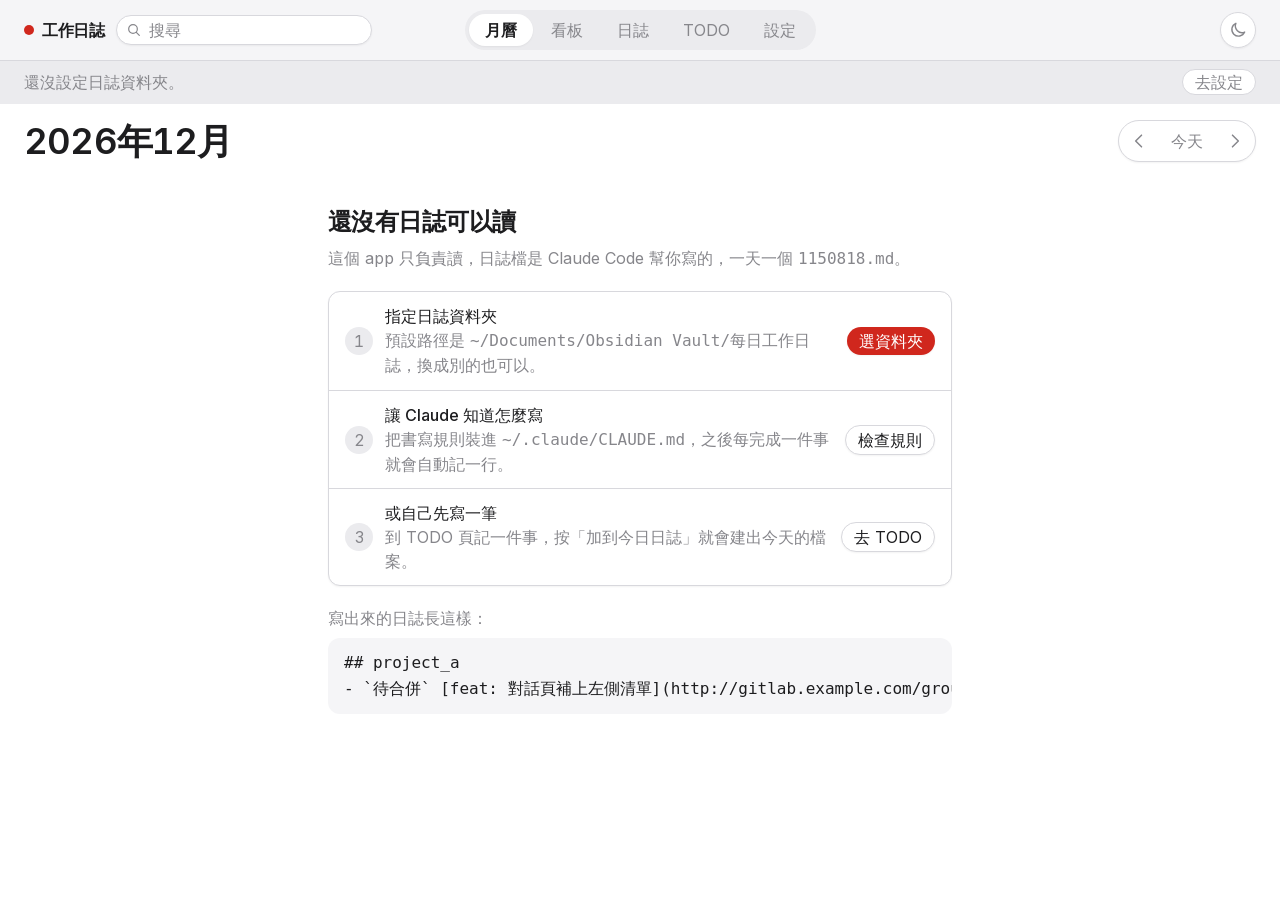
<file: ui/index.html>
<!DOCTYPE html>
<html lang="zh-Hant">
<head>
<meta charset="utf-8">
<meta name="viewport" content="width=device-width, initial-scale=1">
<title>月曆 — 每日工作日誌</title>
<link href="css/fonts.css" rel="stylesheet">
<link href="css/app.css" rel="stylesheet">
<script src="vendor/tailwind.js"></script>
<script src="js/tailwind-config.js"></script>
<script src="js/theme.js"></script>
<script src="js/store.js"></script>
<script src="js/shell.js"></script>
</head>
<body class="flex h-screen flex-col overflow-hidden bg-paper text-ink antialiased dark:bg-dpaper dark:text-dink font-sans text-base" data-od-id="calendar-home">

<div data-shell="topbar" data-tab="index.html" data-crumb=""></div>

<div class="flex min-h-0 flex-1 flex-col bg-surface dark:bg-dsurface">

  <!-- 標題列：大標題在左，換月在右（照 macOS 行事曆） -->
  <div class="flex shrink-0 flex-wrap items-center gap-x-3 gap-y-2 px-4 pb-3 pt-4 md:px-6" data-od-id="month-toolbar">
    <h1 id="month-title" class="font-display shrink-0 text-3xl font-bold tabular-nums tracking-tightest md:text-4xl" data-od-id="month-title"></h1>
    <span id="month-sub" class="shrink-0 self-end pb-1 text-muted dark:text-dmuted"></span>
    <span id="month-count" class="ml-auto shrink-0 tabular-nums text-muted dark:text-dmuted"></span>
    <div class="flex shrink-0 items-center gap-1 rounded-full border border-line bg-surface p-1 shadow-sm dark:border-dline dark:bg-dpaper" data-od-id="month-nav">
      <button id="btn-prev" class="grid h-8 w-8 place-items-center rounded-full text-muted hover:bg-accentsoft hover:text-ink dark:text-dmuted dark:hover:bg-daccentsoft dark:hover:text-dink" aria-label="上個月">
        <svg class="h-5 w-5" viewBox="0 0 24 24" fill="none" stroke="currentColor" stroke-width="1.8" stroke-linecap="round" stroke-linejoin="round"><path d="M15 5l-7 7 7 7"/></svg>
      </button>
      <button id="btn-this" class="rounded-full px-3 py-1 leading-tight text-muted hover:bg-accentsoft hover:text-ink dark:text-dmuted dark:hover:bg-daccentsoft dark:hover:text-dink">今天</button>
      <button id="btn-next" class="grid h-8 w-8 place-items-center rounded-full text-muted hover:bg-accentsoft hover:text-ink dark:text-dmuted dark:hover:bg-daccentsoft dark:hover:text-dink" aria-label="下個月">
        <svg class="h-5 w-5" viewBox="0 0 24 24" fill="none" stroke="currentColor" stroke-width="1.8" stroke-linecap="round" stroke-linejoin="round"><path d="M9 5l7 7-7 7"/></svg>
      </button>
    </div>
  </div>

  <!-- 圖例：七種狀態＝七種行事曆 -->
  <div class="flex shrink-0 flex-wrap items-center gap-x-3 gap-y-1.5 px-4 pb-3 md:px-6" id="legend" data-od-id="calendar-legend"></div>

  <!-- 開著過濾的時候要看得出來 -->
  <div id="filter-bar" class="hidden shrink-0 px-4 pb-3 md:px-6" data-od-id="filter-bar"></div>

  <!-- 星期列：靠右對齊，跟格子裡的日期同一條直線 -->
  <div class="grid shrink-0 grid-cols-7 border-b border-line px-0 pb-1.5 dark:border-dline" data-od-id="weekday-row"></div>

  <!-- 月格：整片髮絲線，沒有卡片、沒有圓角 -->
  <div class="min-h-0 flex-1 overflow-y-auto">
    <div id="grid" class="grid h-full grid-cols-7 auto-rows-[minmax(88px,1fr)] border-l border-line dark:border-dline sm:auto-rows-[minmax(104px,1fr)]" data-od-id="month-grid"></div>
  </div>

</div>

<script>
window.Log.ready(function () {
  var L = window.Log;
  var todayCode = L.today();
  var t = L.parts(todayCode);
  var view = { year: t.year, month: t.month };

  var grid = document.getElementById('grid');
  var gridClass = grid.className;          /* 引導卡模式會把格線整片拿掉，回來時原樣裝回去 */
  var weekdayRow = document.querySelector('[data-od-id="weekday-row"]');
  var legend = document.getElementById('legend');

  /* 搜尋：關鍵字由工具列的搜尋框管。
     月曆的格線結構要保持完整，所以沒命中的日子不會消失，只是整格淡掉、統計歸零。 */
  var query = (window.Shell && window.Shell.searchQuery) ? window.Shell.searchQuery() : '';

  function filtering() {
    return L.searchTerms(query).length > 0;
  }

  function esc(s) {
    return String(s).replace(/[&<>"']/g, function (c) {
      return { '&': '&amp;', '<': '&lt;', '>': '&gt;', '"': '&quot;', "'": '&#39;' }[c];
    });
  }

  /* 這一天命中關鍵字的條目；沒有關鍵字就是全部 */
  function keptEntries(code) {
    return L.entriesOf(code).filter(function (e) {
      return L.matchesSearch(L.entrySearchFields(e), query);
    });
  }

  /* 格子裡的狀態統計只算命中的條目，沒標狀態的算成 none */
  function keptCounts(code) {
    var counts = {};
    keptEntries(code).forEach(function (e) {
      var key = e.status || 'none';
      counts[key] = (counts[key] || 0) + 1;
    });
    return counts;
  }

  weekdayRow.innerHTML =
    L.WEEKDAYS.map(function (w, i) {
      return '<span class="truncate px-2 pt-2 text-right ' +
        (i === 0 || i === 6 ? 'text-muted dark:text-dmuted' : 'text-muted dark:text-dmuted') + '">' + w + '</span>';
    }).join('');

  /* 圖例的標籤一律中文（日誌檔裡寫的就是中文，兩邊對得起來） */
  legend.innerHTML =
    '<span class="shrink-0 text-muted dark:text-dmuted">狀態</span>' +
    L.statuses().map(function (s) {
    return '<span class="flex shrink-0 items-center gap-1.5 text-muted dark:text-dmuted">' +
      '<span class="h-2.5 w-2.5 rounded-full ' + L.statusDotClass(s.id) + '"></span>' + L.statusText(s.id) + '</span>';
  }).join('') +
  '<span class="flex shrink-0 items-center gap-1.5 text-muted dark:text-dmuted">' +
    '<span class="h-2.5 w-2.5 rounded-full bg-muted dark:bg-dmuted"></span>沒標狀態</span>';

  /* 一天的密度條：一條軌道，裡面依狀態順序排出各段，
     每段的寬度就是該狀態佔當天總筆數的百分比，顏色用該狀態的圓點色。 */
  function densityBar(order, counts, total) {
    var segs = order.filter(function (k) { return counts[k]; }).map(function (k) {
      var color = k === 'none' ? 'bg-muted dark:bg-dmuted' : L.statusDotClass(k);
      var pct = Math.round(counts[k] / total * 10000) / 100;
      return '<span class="h-full ' + color + '" style="width:' + pct + '%"></span>';
    }).join('');
    return '<span class="flex h-1.5 w-full overflow-hidden rounded-full bg-accentsoft dark:bg-daccentsoft">' +
      segs + '</span>';
  }

  /* 明細列：沿用行事曆事件那一列，標籤用中文 */
  function detailRows(rows, counts) {
    return rows.map(function (k) {
      var st = k === 'none' ? null : L.statusById(k);
      return L.eventRow(st ? st.id : null, st ? L.statusText(st.id) : '沒標狀態', counts[k]);
    }).join('');
  }

  function cell(date, inMonth) {
    var code = L.toCode(date);
    var d = date.getDate();
    var n = keptEntries(code).length;
    var counts = keptCounts(code);
    var order = L.statuses().map(function (s) { return s.id; }).concat(['none']);
    var rows = order.filter(function (k) { return counts[k]; });
    var isToday = code === todayCode;

    var num = isToday
      ? '<span class="grid h-7 w-7 shrink-0 place-items-center rounded-full bg-accent tabular-nums font-semibold text-white dark:bg-daccent">' + d + '</span>'
      : '<span class="shrink-0 tabular-nums ' +
          (inMonth ? (n > 0 ? 'font-semibold' : '') : 'text-muted dark:text-dmuted') + '">' + d + '</span>';

    return '' +
      '<button data-goto="' + code + '" data-od-id="day-' + code + '" ' +
        'class="group flex min-w-0 flex-col gap-0.5 overflow-hidden border-b border-r border-line px-1.5 pb-1.5 pt-1 text-left hover:bg-accentsoft/70 dark:border-dline dark:hover:bg-daccentsoft/70 ' +
        (inMonth ? 'bg-surface dark:bg-dsurface' : 'bg-paper dark:bg-dpaper') +
        (filtering() && n === 0 ? ' opacity-40' : '') + '">' +
        '<span class="flex shrink-0 items-center gap-1">' +
          '<span class="hidden min-w-0 truncate font-mono text-muted dark:text-dmuted lg:inline">' + code + '</span>' +
          '<span class="ml-auto flex h-7 items-center">' + num + '</span>' +
        '</span>' +
        // 沒有紀錄的日子不畫密度條，也不留空位
        (n > 0
          ? // 滑鼠移上去才展開明細：純 CSS 的 group-hover，一顯一隱，不寫 JS 事件
            '<span class="hidden min-h-0 flex-1 flex-col gap-0.5 overflow-hidden group-hover:flex">' +
              detailRows(rows, counts) +
            '</span>' +
            // 平常只有密度條與一行總數
            '<span class="mt-auto flex shrink-0 flex-col gap-1 pt-1 group-hover:hidden">' +
              densityBar(order, counts, n) +
              '<span class="tabular-nums ' +
                (isToday ? 'font-medium text-ink dark:text-dink' : 'text-muted dark:text-dmuted') +
                '">' + n + ' 筆</span>' +
            '</span>'
          : '') +
      '</button>';
  }

  /* ---------- 沒有日誌可讀的時候 ----------
     判斷跟工具列那條黃色橫幅一致：沒設資料夾／資料夾不存在／一個日誌檔都沒有。
     這種時候整片空格線沒有意義，格線不畫，改成一張告訴你下一步怎麼走的引導卡。 */
  function noLogs() {
    var ws = L.workspace();
    return !ws.folder || !ws.folder_exists || !(ws.days && ws.days.length);
  }

  var GUIDE_STEPS = [
    {
      title: '指定日誌資料夾',
      desc: '預設路徑是 <span class="font-mono">~/Documents/Obsidian Vault/每日工作日誌</span>，換成別的也可以。',
      btn: '選資料夾',
      href: 'settings.html',
      primary: true,
    },
    {
      title: '讓 Claude 知道怎麼寫',
      desc: '把書寫規則裝進 <span class="font-mono">~/.claude/CLAUDE.md</span>，之後每完成一件事就會自動記一行。',
      btn: '檢查規則',
      href: 'settings.html',
    },
    {
      title: '或自己先寫一筆',
      desc: '到 TODO 頁記一件事，按「加到今日日誌」就會建出今天的檔案。',
      btn: '去 TODO',
      href: 'todo-list.html',
    },
  ];

  /* 群組內嵌清單：白面板 + 圓角 12px + 列與列之間一條髮絲線 */
  function guideCard() {
    var steps = GUIDE_STEPS.map(function (s, i) {
      var btn = s.primary
        ? 'bg-accent font-medium text-white shadow-sm hover:opacity-90 dark:bg-daccent'
        : 'border border-line bg-surface shadow-sm hover:bg-accentsoft dark:border-dline dark:bg-dsurface dark:hover:bg-dpaper';
      return '<div class="flex items-center gap-3 border-t border-line px-4 py-3 first:border-t-0 dark:border-dline">' +
        '<span class="grid h-7 w-7 shrink-0 place-items-center rounded-full bg-accentsoft tabular-nums text-muted dark:bg-daccentsoft dark:text-dmuted">' + (i + 1) + '</span>' +
        '<span class="min-w-0 flex-1">' +
          '<span class="block font-medium">' + s.title + '</span>' +
          '<span class="block text-muted dark:text-dmuted">' + s.desc + '</span>' +
        '</span>' +
        '<a href="' + s.href + '" class="shrink-0 rounded-full px-3 py-1 leading-tight ' + btn + '">' + s.btn + '</a>' +
      '</div>';
    }).join('');

    return '<div class="mx-auto w-full max-w-2xl px-4 py-8 md:px-6">' +
      '<h2 class="font-display text-2xl font-bold tracking-tightest">還沒有日誌可以讀</h2>' +
      '<p class="mt-2 text-muted dark:text-dmuted">這個 app 只負責讀，日誌檔是 Claude Code 幫你寫的，' +
        '一天一個 <span class="font-mono">1150818.md</span>。</p>' +
      '<div class="mt-5 overflow-hidden rounded-xl border border-line bg-surface shadow-sm dark:border-dline dark:bg-dsurface">' +
        steps +
      '</div>' +
      '<p class="mt-5 text-muted dark:text-dmuted">寫出來的日誌長這樣：</p>' +
      '<pre class="mt-2 overflow-x-auto rounded-xl bg-paper px-4 py-3 font-mono leading-relaxed dark:bg-daccentsoft">' +
        '## project_a\n' +
        '- `待合併` [feat: 對話頁補上左側清單](http://gitlab.example.com/group/project_a/-/merge_requests/128)' +
      '</pre>' +
    '</div>';
  }

  /* 開著過濾很容易忘記，所以直接寫出關鍵字與命中幾筆 */
  function renderFilter(total) {
    var bar = document.getElementById('filter-bar');
    if (!filtering()) { bar.classList.add('hidden'); bar.innerHTML = ''; return; }
    bar.classList.remove('hidden');
    bar.innerHTML = '' +
      '<div class="flex flex-wrap items-center gap-2 rounded-xl border border-line bg-accentsoft px-3 py-2 dark:border-dline dark:bg-daccentsoft">' +
        '<span class="min-w-0 flex-1 truncate">正在用「' + esc(query) + '」過濾，這個月共 ' + total + ' 筆</span>' +
        '<button id="clear-filter" class="shrink-0 rounded-full border border-line bg-surface px-3 py-1 leading-tight shadow-sm hover:bg-accentsoft dark:border-dline dark:bg-dsurface dark:hover:bg-dpaper">清除</button>' +
      '</div>';
    document.getElementById('clear-filter').addEventListener('click', function () {
      if (window.Shell && window.Shell.setSearchQuery) window.Shell.setSearchQuery('');
    });
  }

  /* 引導卡出現的時候，星期列與圖例都是月曆格線的一部分，一起收起來 */
  function showCalendarChrome(on) {
    weekdayRow.style.display = on ? '' : 'none';
    legend.style.display = on ? '' : 'none';
  }

  function renderGuide() {
    var year = view.year;
    grid.className = '';           /* 格線整片不畫 */
    grid.innerHTML = guideCard();
    showCalendarChrome(false);
    document.getElementById('filter-bar').classList.add('hidden');
    document.getElementById('month-title').textContent = year + '年' + view.month + '月';
    document.getElementById('month-count').textContent = '';
    var crumb = document.querySelector('[data-od-id="crumb"]');
    if (crumb) crumb.textContent = year + '年' + view.month + '月';
  }

  function render() {
    if (noLogs()) { renderGuide(); return; }
    showCalendarChrome(true);
    grid.className = gridClass;

    var year = view.year;
    var first = new Date(year, view.month - 1, 1);
    var start = new Date(year, view.month - 1, 1 - first.getDay());
    var total = 0;
    var recorded = 0;
    var cells = '';

    for (var i = 0; i < 42; i++) {
      var date = new Date(start.getFullYear(), start.getMonth(), start.getDate() + i);
      var inMonth = date.getMonth() === view.month - 1 && date.getFullYear() === year;
      if (inMonth) {
        var n = keptEntries(L.toCode(date)).length;
        total += n;
        if (n > 0) recorded += 1;
      }
      cells += cell(date, inMonth);
    }

    grid.innerHTML = cells;
    grid.querySelectorAll('[data-goto]').forEach(function (b) {
      b.addEventListener('click', function () {
        var url = 'daily-log.html?d=' + b.getAttribute('data-goto') + '&range=day';
        if (window.Shell && window.Shell.withSearch) url = window.Shell.withSearch(url);
        location.href = url;
      });
    });

    document.getElementById('month-title').textContent = year + '年' + view.month + '月';
    document.getElementById('month-count').textContent = total > 0
      ? recorded + ' 天有紀錄 · 共 ' + total + ' 筆'
      : filtering() ? '這個月沒有符合的條目' : '這個月沒有紀錄';
    renderFilter(total);

    var crumb = document.querySelector('[data-od-id="crumb"]');
    if (crumb) crumb.textContent = year + '年' + view.month + '月';
  }

  function shiftMonth(delta) {
    var m = view.month + delta;
    var y = view.year;
    if (m < 1) { m = 12; y -= 1; }
    if (m > 12) { m = 1; y += 1; }
    view = { year: y, month: m };
    render();
  }

  document.getElementById('btn-prev').addEventListener('click', function () { shiftMonth(-1); });
  document.getElementById('btn-next').addEventListener('click', function () { shiftMonth(1); });
  document.getElementById('btn-this').addEventListener('click', function () {
    view = { year: t.year, month: t.month };
    render();
  });
  document.addEventListener('keydown', function (e) {
    if (/^(INPUT|SELECT|TEXTAREA)$/.test(document.activeElement.tagName)) return;
    if (e.key === 'ArrowLeft') shiftMonth(-1);
    if (e.key === 'ArrowRight') shiftMonth(1);
  });

  /* 工具列的搜尋框改了關鍵字就重畫，資料不用重讀 */
  document.addEventListener('worklog:search', function (e) {
    query = e.detail || '';
    render();
  });

  render();
});
</script>
</body>
</html>
</file>
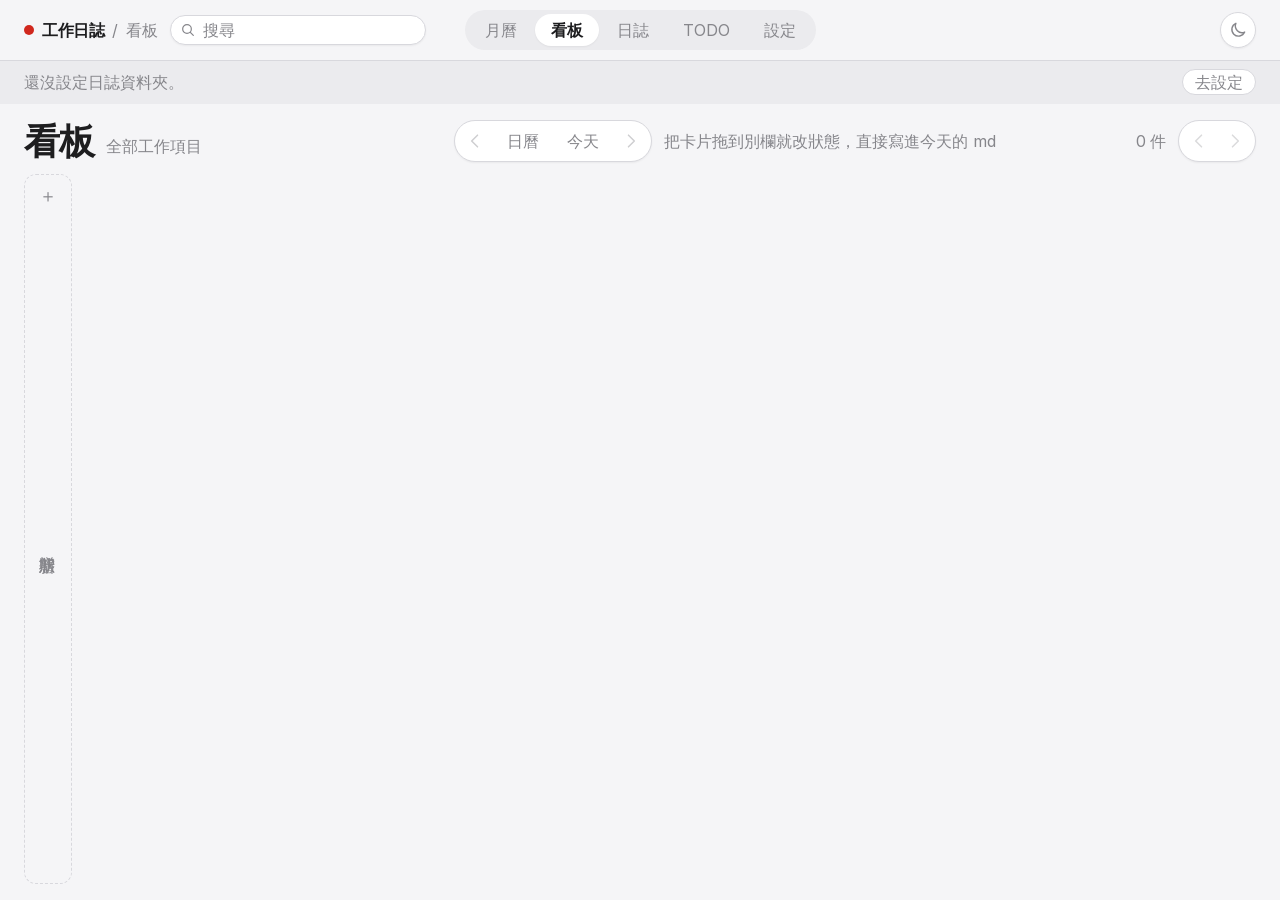
<file: ui/board.html>
<!DOCTYPE html>
<html lang="zh-Hant">
<head>
<meta charset="utf-8">
<meta name="viewport" content="width=device-width, initial-scale=1">
<title>看板 — 每日工作日誌</title>
<link href="css/fonts.css" rel="stylesheet">
<link href="css/app.css" rel="stylesheet">
<script src="vendor/tailwind.js"></script>
<script src="js/tailwind-config.js"></script>
<script src="js/theme.js"></script>
<script src="js/store.js"></script>
<script src="js/shell.js"></script>
<style>
  /* 看板欄寬：有卡片的欄平分剩下的空間，空欄收成一條窄軌。
     拖曳經過窄軌時會加上 .is-open 暫時展開，放開後（還是 0 的話）自己收回去。 */
  [data-col] { transition: flex-basis .18s ease, min-width .18s ease; }
  [data-col="wide"] { flex: 1 1 0%; min-width: 15rem; max-width: 26.25rem; }
  [data-col="rail"] { flex: 0 0 2.75rem; min-width: 2.75rem; }
  [data-col="rail"].is-open { flex: 0 0 15rem; min-width: 15rem; }
  [data-col="rail"] [data-full] { display: none; }
  [data-col="rail"].is-open [data-rail] { display: none; }
  [data-col="rail"].is-open [data-full] { display: flex; }
  /* 窄軌上的狀態名直著寫 */
  .rail-name { writing-mode: vertical-rl; }
  /* 欄寬把手：平常看不見，滑上去或拖的時候變成一條線 */
  [data-col="wide"] { position: relative; }
  [data-col="wide"].is-sized { max-width: none; }
  [data-resize] { position: absolute; top: 0; bottom: 0; right: -0.5rem; width: 1rem; cursor: col-resize; z-index: 5; }
  [data-resize]::after { content: ""; position: absolute; top: 0.5rem; bottom: 0.5rem; left: 50%; width: 2px; margin-left: -1px; border-radius: 1px; background: currentColor; opacity: 0; transition: opacity .15s; }
  [data-resize]:hover::after, [data-resize].is-dragging::after { opacity: .35; }
  body.is-resizing { cursor: col-resize; user-select: none; }
  body.is-resizing [data-col] { transition: none; }

  /* 小視窗進場：跟 macOS 一樣，淡入帶一點點放大，很快就停 */
  @keyframes sheet-in { from { opacity: 0; transform: translateY(6px) scale(.98); } to { opacity: 1; transform: none; } }
  @keyframes veil-in  { from { opacity: 0; } to { opacity: 1; } }
  .sheet { animation: sheet-in .16s ease-out; }
  .veil  { animation: veil-in .16s ease-out; }
  @media (prefers-reduced-motion: reduce) { .sheet, .veil { animation: none; } }

  /* WebKit 的老問題：光有 draggable="true" 在 WKWebView 裡拖不動，
     要明講這個元素本身可以被拖。卡片裡的連結與按鈕則要關掉，
     不然從標題按下去會變成拖那條連結，卡片反而不動。 */
  [data-card] {
    user-select: none;
    -webkit-user-select: none;
    touch-action: none;          /* 觸控板／觸控拖曳時不要被捲動搶走 */
    cursor: grab;
  }
  [data-card]:active { cursor: grabbing; }
  [data-card] a { cursor: pointer; }
</style>
</head>
<body class="flex h-screen flex-col overflow-hidden bg-paper text-ink antialiased dark:bg-dpaper dark:text-dink font-sans text-base" data-od-id="board-page">

<div data-shell="topbar" data-tab="board.html" data-crumb="看板"></div>

<div class="flex min-h-0 flex-1 flex-col">

  <div class="flex flex-wrap items-center gap-x-3 gap-y-2 px-4 pb-3 pt-4 md:px-6" data-od-id="board-toolbar">
    <h1 class="font-display shrink-0 text-3xl font-bold tracking-tightest md:text-4xl" data-od-id="board-title">看板</h1>
    <span id="board-date" class="shrink-0 self-end pb-1 text-muted dark:text-dmuted md:min-w-[21rem]" data-od-id="board-date"></span>
    <div id="day-nav" class="relative flex shrink-0 items-center gap-1 rounded-full border border-line bg-surface p-1 shadow-sm transition-opacity dark:border-dline dark:bg-dsurface" data-od-id="board-day-nav">
      <button id="btn-prev-day" class="grid h-8 w-8 place-items-center rounded-full text-muted hover:bg-accentsoft hover:text-ink dark:text-dmuted dark:hover:bg-daccentsoft dark:hover:text-dink" aria-label="前一天"><svg class="h-5 w-5" viewBox="0 0 24 24" fill="none" stroke="currentColor" stroke-width="1.8" stroke-linecap="round" stroke-linejoin="round"><path d="M15 5l-7 7 7 7"/></svg></button>
      <button id="btn-cal" class="rounded-full px-3 py-1 leading-tight text-muted hover:bg-accentsoft hover:text-ink dark:text-dmuted dark:hover:bg-daccentsoft dark:hover:text-dink" aria-haspopup="dialog" aria-expanded="false">日曆</button>
      <button id="btn-today" class="rounded-full px-3 py-1 leading-tight text-muted hover:bg-accentsoft hover:text-ink dark:text-dmuted dark:hover:bg-daccentsoft dark:hover:text-dink">今天</button>
      <button id="btn-next-day" class="grid h-8 w-8 place-items-center rounded-full text-muted hover:bg-accentsoft hover:text-ink dark:text-dmuted dark:hover:bg-daccentsoft dark:hover:text-dink" aria-label="後一天"><svg class="h-5 w-5" viewBox="0 0 24 24" fill="none" stroke="currentColor" stroke-width="1.8" stroke-linecap="round" stroke-linejoin="round"><path d="M9 5l7 7-7 7"/></svg></button>
      <div id="cal-pop" class="absolute left-0 top-full z-30 mt-2 hidden w-[20rem] rounded-xl border border-line bg-surface p-3 shadow-pop dark:border-dline dark:bg-dsurface" role="dialog" aria-label="選擇日期"></div>
    </div>
    <span id="scope-note" class="min-w-0 truncate text-muted dark:text-dmuted"></span>
    <span id="board-count" class="ml-auto shrink-0 tabular-nums text-muted dark:text-dmuted"></span>
    <div class="flex shrink-0 items-center gap-1 rounded-full border border-line bg-surface p-1 shadow-sm dark:border-dline dark:bg-dsurface" data-od-id="board-nav">
      <button id="btn-left" class="grid h-8 w-8 place-items-center rounded-full text-muted hover:bg-accentsoft hover:text-ink disabled:opacity-30 dark:text-dmuted dark:hover:bg-daccentsoft dark:hover:text-dink" aria-label="往左捲一欄"><svg class="h-5 w-5" viewBox="0 0 24 24" fill="none" stroke="currentColor" stroke-width="1.8" stroke-linecap="round" stroke-linejoin="round"><path d="M15 5l-7 7 7 7"/></svg></button>
      <button id="btn-right" class="grid h-8 w-8 place-items-center rounded-full text-muted hover:bg-accentsoft hover:text-ink disabled:opacity-30 dark:text-dmuted dark:hover:bg-daccentsoft dark:hover:text-dink" aria-label="往右捲一欄"><svg class="h-5 w-5" viewBox="0 0 24 24" fill="none" stroke="currentColor" stroke-width="1.8" stroke-linecap="round" stroke-linejoin="round"><path d="M9 5l7 7-7 7"/></svg></button>
    </div>
  </div>

  <!-- 開著過濾的時候要看得出來 -->
  <div id="filter-bar" class="hidden px-4 pb-3 md:px-6" data-od-id="filter-bar"></div>

  <div class="relative min-h-0 flex-1">
    <div id="board-scroll" class="h-full overflow-x-auto overflow-y-hidden px-4 pb-4 md:px-6">
      <div id="columns" class="flex h-full min-w-full gap-3" data-od-id="board-columns"></div>
    </div>
    <div data-edge="left" class="pointer-events-none absolute inset-y-0 left-0 w-10 bg-gradient-to-r from-paper to-transparent opacity-0 transition-opacity dark:from-dpaper"></div>
    <div data-edge="right" class="pointer-events-none absolute inset-y-0 right-0 w-10 bg-gradient-to-l from-paper to-transparent opacity-0 transition-opacity dark:from-dpaper"></div>
  </div>
</div>

<script>
window.Log.ready(function () {
  var L = window.Log;
  var params = new URLSearchParams(location.search);
  var day = params.get('d');
  if (day && !/^\d{8}$/.test(day)) day = null;

  /* 一段期間：兩端都要是合法日期才算數 */
  var from = params.get('from');
  var to = params.get('to');
  if (!/^\d{8}$/.test(from || '') || !/^\d{8}$/.test(to || '')) { from = null; to = null; }
  if (from && to && from > to) { var swap = from; from = to; to = swap; }

  /* 日曆上選區間時，按了第一下之後停在這裡等第二下 */
  var picking = null;

  var scope = from ? 'range' : day ? 'day' : 'all';

  /* 搜尋：關鍵字由工具列的搜尋框管，看板只負責過濾卡片。
     六欄一律留著，只是卡片變少、數字跟著變。 */
  var query = (window.Shell && window.Shell.searchQuery) ? window.Shell.searchQuery() : '';

  function filtering() {
    return L.searchTerms(query).length > 0;
  }

  var CARD = 'rounded-lg border border-line bg-surface p-2.5 shadow-sm dark:border-dline dark:bg-dsurface';

  function esc(s) {
    return String(s).replace(/[&<>"']/g, function (c) {
      return { '&': '&amp;', '<': '&lt;', '>': '&gt;', '"': '&quot;', "'": '&#39;' }[c];
    });
  }

  function touchedOn(code) {
    var ids = {};
    L.entriesOf(code).forEach(function (e) { if (e.item) ids[e.item] = true; });
    return ids;
  }

  /* 起訖之間（含兩端）有推進到的工作項目。日期是 8 碼數字，字串比大小就夠 */
  function touchedBetween(a, b) {
    var ids = {};
    L.allCodes().forEach(function (code) {
      if (code < a || code > b) return;
      L.entriesOf(code).forEach(function (e) { if (e.item) ids[e.item] = true; });
    });
    return ids;
  }

  /* 目前看的是哪一段：單日也當成一段，其他地方就不用分兩種寫 */
  function span() {
    if (scope === 'day' && day) return { from: day, to: day };
    if (scope === 'range' && from && to) return { from: from, to: to };
    return null;
  }

  function visibleItems() {
    var all = L.allItems();
    if (scope === 'day' && day) {
      var ids = touchedOn(day);
      all = all.filter(function (it) { return ids[it.id]; });
    } else if (scope === 'range' && from && to) {
      var inRange = touchedBetween(from, to);
      all = all.filter(function (it) { return inRange[it.id]; });
    }
    return all.filter(function (it) { return L.matchesSearch(L.itemSearchFields(it), query); });
  }

  function linkTag(href) {
    return '<a href="' + esc(href) + '" target="_blank" rel="noopener" class="shrink-0 hover:opacity-80">' + L.linkBadge(href) + '</a>';
  }

  /* 移動到…：卡片右上角那顆按鈕點開的中文狀態清單。
     跟拖曳做同一件事，但觸控沒有拖曳，這條路一定要留著。 */
  function moveMenu(item) {
    var opts = L.statuses().map(function (s) {
      var on = s.id === item.status;
      return '<button type="button" data-move-to="' + s.id + '" ' +
        'class="flex w-full items-center gap-2 rounded-md px-2 py-1.5 text-left leading-tight ' +
        (on ? 'font-semibold text-ink dark:text-dink'
            : 'text-muted hover:bg-accentsoft hover:text-ink dark:text-dmuted dark:hover:bg-daccentsoft dark:hover:text-dink') + '">' +
        '<span class="h-2 w-2 shrink-0 rounded-full ' + L.statusDotClass(s.id) + '"></span>' +
        '<span class="min-w-0 flex-1 truncate">' + esc(L.statusText(s.id)) + '</span>' +
      '</button>';
    }).join('');

    return '' +
      '<div data-menu class="absolute right-1 top-8 z-20 hidden w-32 rounded-lg border border-line bg-surface p-1 shadow-pop dark:border-dline dark:bg-dsurface">' +
        opts +
      '</div>';
  }

  /* 那顆按鈕只在滑鼠移到卡片上才出現；sm 以下沒有 hover，所以一直顯示 */
  function moveButton() {
    return '' +
      '<button type="button" data-menu-btn aria-label="移動到別的狀態" aria-haspopup="true" aria-expanded="false" ' +
      'class="absolute right-1 top-1 grid h-6 w-6 place-items-center rounded-md text-muted opacity-100 hover:bg-accentsoft hover:text-ink sm:opacity-0 sm:group-hover:opacity-100 dark:text-dmuted dark:hover:bg-daccentsoft dark:hover:text-dink">' +
        '<svg class="h-4 w-4" viewBox="0 0 24 24" fill="none" stroke="currentColor" stroke-width="1.8" stroke-linecap="round" stroke-linejoin="round">' +
          '<path d="M4 12h11"/><path d="M12 7l5 5-5 5"/><path d="M20 5v14"/>' +
        '</svg>' +
      '</button>';
  }

  /* 點進別頁時把目前的範圍一起帶著，回來才回得到同一段 */
  function backParams() {
    if (scope === 'day' && day) return '&d=' + day;
    if (scope === 'range' && from && to) return '&from=' + from + '&to=' + to;
    return '';
  }

  /* dim：已歸檔那欄整欄退到背景，標題文字也跟著變灰 */
  function card(item, dim) {
    var stay = (item.status === 'todo' || item.status === 'parked')
      ? '<span class="shrink-0">' + L.stayLabel(item.since) + '</span>' : '';

    var links = (item.issue ? linkTag(item.issue) : '') + (item.mr ? linkTag(item.mr) : '');

    return '' +
      '<div data-card="' + item.id + '" data-od-id="card-' + item.id + '" ' +
      'class="group relative cursor-grab ' + CARD + ' hover:border-muted active:cursor-grabbing dark:hover:border-dmuted">' +
        '<a href="work-item.html?id=' + item.id + backParams() + '" ' +
        'class="block pr-7 leading-snug underline-offset-4 hover:underline' + (dim ? ' text-muted dark:text-dmuted' : '') + '">' +
          L.spectraBadge(item.id, 'mr-1.5') + esc(item.title) + '</a>' +
        moveButton() +
        moveMenu(item) +
        '<div class="mt-2 flex flex-wrap items-center gap-x-2.5 gap-y-1 text-muted dark:text-dmuted">' +
          '<span class="shrink-0 font-mono">' + esc(item.project) + '</span>' +
          (item.tasks ? '<span class="shrink-0 tabular-nums">' + item.tasks.done + '/' + item.tasks.total + '</span>' : '') +
          stay +
        '</div>' +
        (links ? '<div class="mt-2 flex flex-wrap items-center gap-2">' + links + '</div>' : '') +
      '</div>';
  }

  /* 欄頭只講一次事情：圓點 + 中文狀態名 + 數字，不再放英文藥丸。
     自己加的狀態右邊多一個刪除鈕（內建八個沒有）。 */
  function columnHead(st, n) {
    var dim = st.id === 'archived' ? ' text-muted dark:text-dmuted' : '';
    var edit =
      '<button data-edit-status="' + st.id + '" title="改名稱或說明" aria-label="編輯狀態 ' + esc(st.zh) + '" ' +
      'class="grid h-5 w-5 shrink-0 place-items-center rounded-full text-muted opacity-0 hover:bg-accentsoft hover:text-ink group-hover/col:opacity-100 dark:text-dmuted dark:hover:bg-daccentsoft dark:hover:text-dink">' +
        '<svg class="h-3.5 w-3.5" viewBox="0 0 24 24" fill="none" stroke="currentColor" stroke-width="2" stroke-linecap="round" stroke-linejoin="round"><path d="M12 20h9"/><path d="M16.5 3.5a2.1 2.1 0 0 1 3 3L7 19l-4 1 1-4Z"/></svg>' +
      '</button>';
    var del = st.builtin ? '' :
      '<button data-del-status="' + st.id + '" title="刪掉這個狀態" aria-label="刪掉狀態 ' + esc(st.zh) + '" ' +
      'class="grid h-5 w-5 shrink-0 place-items-center rounded-full text-muted opacity-0 hover:bg-accentsoft hover:text-ink group-hover/col:opacity-100 dark:text-dmuted dark:hover:bg-daccentsoft dark:hover:text-dink">' +
        '<svg class="h-3.5 w-3.5" viewBox="0 0 24 24" fill="none" stroke="currentColor" stroke-width="2" stroke-linecap="round"><path d="M6 6l12 12M18 6L6 18"/></svg>' +
      '</button>';
    return '' +
      '<div class="flex shrink-0 items-center gap-2 px-1 pb-2">' +
        '<button data-open-status="' + st.id + '" title="看「' + esc(st.zh) + '」的所有項目" ' +
        'class="-mx-1 flex min-w-0 flex-1 items-center gap-2 rounded-md px-1 py-0.5 text-left hover:bg-black/5 dark:hover:bg-white/10">' +
          '<span class="h-2 w-2 shrink-0 rounded-full ' + L.statusDotClass(st.id) + '"></span>' +
          '<span class="min-w-0 flex-1 truncate font-medium' + dim + '">' + esc(L.statusText(st.id)) + '</span>' +
          '<span class="shrink-0 tabular-nums text-muted dark:text-dmuted">' + n + '</span>' +
        '</button>' +
        edit +
        del +
      '</div>';
  }

  function columnBody(st, items) {
    var dim = st.id === 'archived';
    return '' +
      columnHead(st, items.length) +
      '<div data-list class="flex min-h-0 flex-1 flex-col gap-2 overflow-y-auto rounded-md">' +
        items.map(function (it) { return card(it, dim); }).join('') +
        '<a href="todo-list.html" class="shrink-0 rounded-lg border border-dashed border-line px-2.5 py-2 text-muted hover:bg-surface hover:text-ink dark:border-dline dark:text-dmuted dark:hover:bg-dsurface dark:hover:text-dink">＋ 記到 TODO</a>' +
      '</div>';
  }

  var COL = 'group/col flex h-full flex-col rounded-xl border border-line p-2 dark:border-dline ';

  function column(st, items) {
    /* 0 件的欄收成窄軌：只留圓點、0 與直排的狀態名，寬度讓給真正在看的欄。
       完整內容還是畫在 data-full 裡，拖曳經過時展開就有得放。 */
    if (!items.length) {
      return '' +
        '<section data-drop="' + st.id + '" data-col="rail" data-od-id="column-' + st.id + '" ' +
        'class="' + COL + 'overflow-hidden ' + L.groupClass(st.id) + '">' +
          '<button data-rail data-open-status="' + st.id + '" title="看「' + esc(st.zh) + '」的所有項目" ' +
          'class="flex min-h-0 flex-1 flex-col items-center gap-2 rounded-md pt-1 hover:bg-black/5 dark:hover:bg-white/10">' +
            '<span class="h-2 w-2 shrink-0 rounded-full ' + L.statusDotClass(st.id) + '"></span>' +
            '<span class="shrink-0 tabular-nums text-muted dark:text-dmuted">0</span>' +
            '<span class="rail-name min-h-0 flex-1 overflow-hidden text-muted dark:text-dmuted">' + esc(L.statusText(st.id)) + '</span>' +
          '</button>' +
          '<div data-full class="min-h-0 flex-1 flex-col">' + columnBody(st, items) + '</div>' +
        '</section>';
    }

    return '' +
      '<section data-drop="' + st.id + '" data-col="wide" data-od-id="column-' + st.id + '" ' +
      'class="' + COL + L.groupClass(st.id) + '"' + colWidthStyle(st.id) + '>' +
        columnBody(st, items) +
        '<span data-resize="' + st.id + '" title="拖曳調整欄寬，點兩下還原"></span>' +
      '</section>';
  }

  /* ---------- 欄寬：拖右邊的把手改，記在 localStorage ---------- */
  var WIDTH_KEY = 'board-col-widths';
  var MIN_W = 176, MAX_W = 720;
  function loadWidths() {
    try { return JSON.parse(localStorage.getItem(WIDTH_KEY) || '{}') || {}; } catch (e) { return {}; }
  }
  function saveWidths(w) {
    try { localStorage.setItem(WIDTH_KEY, JSON.stringify(w)); } catch (e) {}
  }
  var colWidths = loadWidths();
  function colWidthStyle(id) {
    var w = colWidths[id];
    return w ? ' style="flex:0 0 ' + w + 'px;min-width:' + w + 'px"' : '';
  }
  function applyWidth(sec, w) {
    sec.style.flex = '0 0 ' + w + 'px';
    sec.style.minWidth = w + 'px';
    sec.classList.add('is-sized');
  }
  function bindResize() {
    document.querySelectorAll('[data-resize]').forEach(function (handle) {
      var sec = handle.parentNode;
      var id = handle.getAttribute('data-resize');
      if (colWidths[id]) sec.classList.add('is-sized');
      handle.addEventListener('dblclick', function (e) {
        e.stopPropagation();
        delete colWidths[id];
        saveWidths(colWidths);
        sec.style.flex = ''; sec.style.minWidth = '';
        sec.classList.remove('is-sized');
      });
      handle.addEventListener('pointerdown', function (e) {
        if (e.button !== 0) return;
        e.preventDefault(); e.stopPropagation();
        var startX = e.clientX;
        var startW = sec.getBoundingClientRect().width;
        handle.setPointerCapture(e.pointerId);
        handle.classList.add('is-dragging');
        document.body.classList.add('is-resizing');
        var w = startW;
        function move(ev) {
          w = Math.max(MIN_W, Math.min(MAX_W, Math.round(startW + ev.clientX - startX)));
          applyWidth(sec, w);
        }
        function up() {
          handle.removeEventListener('pointermove', move);
          handle.removeEventListener('pointerup', up);
          handle.removeEventListener('pointercancel', up);
          handle.classList.remove('is-dragging');
          document.body.classList.remove('is-resizing');
          colWidths[id] = w;
          saveWidths(colWidths);
        }
        handle.addEventListener('pointermove', move);
        handle.addEventListener('pointerup', up);
        handle.addEventListener('pointercancel', up);
      });
    });
  }

  function renderScope() {
    /* 範圍（全部／某一天／一段期間）都從日曆裡選。
       前後一天只有看單日時說得通；「今天」與日曆隨時能按。 */
    var nav = document.getElementById('day-nav');
    var onDay = scope === 'day';
    nav.querySelectorAll('button').forEach(function (b) {
      b.disabled = (b.id === 'btn-prev-day' || b.id === 'btn-next-day') ? !onDay : false;
      b.classList.toggle('opacity-40', b.disabled);
    });

    var note;
    var sp = span();
    if (scope === 'day' && day) {
      note = visibleItems().length
        ? '只看 ' + L.fileName(day) + ' 有推進的項目'
        : filtering()
          ? L.fileName(day) + ' 這天沒有符合關鍵字的項目'
          : L.fileName(day) + ' 這天沒有推進任何工作項目';
    } else if (scope === 'range' && sp) {
      note = picking
        ? '再點一天決定結束日'
        : visibleItems().length
          ? '只看這段期間有推進的項目'
          : filtering()
            ? '這段期間沒有符合關鍵字的項目'
            : '這段期間沒有推進任何工作項目';
    } else {
      note = '把卡片拖到別欄就改狀態，直接寫進今天的 md';
    }
    document.getElementById('scope-note').textContent = note;
  }

  /* 開著過濾很容易忘記，所以直接寫出關鍵字與命中幾件 */
  function renderFilter(total) {
    var bar = document.getElementById('filter-bar');
    if (!filtering()) { bar.classList.add('hidden'); bar.innerHTML = ''; return; }
    bar.classList.remove('hidden');
    bar.innerHTML = '' +
      '<div class="flex flex-wrap items-center gap-2 rounded-xl border border-line bg-accentsoft px-3 py-2 dark:border-dline dark:bg-daccentsoft">' +
        '<span class="min-w-0 flex-1 truncate">正在用「' + esc(query) + '」過濾，共 ' + total + ' 筆</span>' +
        '<button id="clear-filter" class="shrink-0 rounded-full border border-line bg-surface px-3 py-1 leading-tight shadow-sm hover:bg-accentsoft dark:border-dline dark:bg-dsurface dark:hover:bg-dpaper">清除</button>' +
      '</div>';
    document.getElementById('clear-filter').addEventListener('click', function () {
      if (window.Shell && window.Shell.setSearchQuery) window.Shell.setSearchQuery('');
    });
  }

  /* 改狀態：後端直接寫進今天的 md。
     寫成功就講一聲寫到哪個檔；失敗要說原因，並且重畫一次，
     讓畫面回到跟檔案一致的狀態（卡片退回原本的欄位）。 */
  function move(itemId, statusId) {
    L.moveItem(itemId, statusId).then(function (r) {
      render();
      if (!r || r.unchanged) return;
      var how = r.updated ? '已寫進 ' : (r.created ? '已建立 ' : '已寫進 ');
      say(how + r.file + '：' + r.status_zh);
    }).catch(function (e) {
      render();
      say(String((e && e.message) || e || '寫不進日誌檔'), 'error');
    });
  }

  function say(msg, kind) {
    if (window.Shell && window.Shell.toast) window.Shell.toast(msg, kind);
  }

  /* 卡片上的移動選單一次只開一個，點別的地方就收起來 */
  function closeMenus(except) {
    document.querySelectorAll('[data-menu]').forEach(function (m) {
      if (m === except) return;
      m.classList.add('hidden');
      var b = m.parentElement && m.parentElement.querySelector('[data-menu-btn]');
      if (b) { b.setAttribute('aria-expanded', 'false'); b.style.opacity = ''; }
    });
  }

  document.addEventListener('click', function () { closeMenus(null); });

  var RING = ['ring-2', 'ring-inset', 'ring-accent', 'rounded-lg', 'dark:ring-daccent'];

  /* ---------- 拖放 ----------
     HTML5 的 draggable 在 WKWebView 裡按住完全沒反應，所以自己做。
     起手式綁在卡片上，移動與放開一律綁在 document——滑鼠一離開卡片，
     事件就不再送到那張卡（setPointerCapture 也擋不住），掛 document 才不會漏。
     這幾支放在模組層級：wire() 每次 render 都重跑，但 document 監聽器只掛一次，
     兩邊若在不同閉包裡就會失聯（卡片拖得動、放開卻沒反應）。 */
  var drag = null;
  var dragWired = false;

  function boardCols() {
    return document.getElementById('columns');
  }

  /* 用每一欄的實際範圍判斷游標落在哪裡。
     不用 elementFromPoint：拖曳中畫面上有跟著游標的複本、欄位又會展開，
     那個 API 在 WKWebView 裡不一定回我們要的元素。 */
  function columnAt(x, y) {
    var cols = boardCols();
    if (!cols) return null;
    var hit = null;
    cols.querySelectorAll('[data-drop]').forEach(function (c) {
      if (hit) return;
      var r = c.getBoundingClientRect();
      if (x >= r.left && x <= r.right && y >= r.top && y <= r.bottom) hit = c;
    });
    return hit;
  }

  function highlight(col) {
    var cols = boardCols();
    if (!cols) return;
    cols.querySelectorAll('[data-drop]').forEach(function (c) {
      var list = c.querySelector('[data-list]');
      if (c === col) {
        c.classList.add('is-open');
        if (list) list.classList.add.apply(list.classList, RING);
      } else {
        c.classList.remove('is-open');
        if (list) list.classList.remove.apply(list.classList, RING);
      }
    });
  }

  function endDrag() {
    if (!drag) return;
    if (drag.ghost && drag.ghost.parentNode) drag.ghost.parentNode.removeChild(drag.ghost);
    drag.card.classList.remove('opacity-40');
    drag = null;
    highlight(null);
  }

  function onDragMove(e) {
    if (!drag) return;
    var card = drag.card;

    if (!drag.started) {
      /* 手指／滑鼠只是抖一下不算拖 */
      if (Math.abs(e.clientX - drag.x) + Math.abs(e.clientY - drag.y) < 6) return;
      drag.started = true;
      var r = card.getBoundingClientRect();
      var ghost = card.cloneNode(true);
      ghost.style.position = 'fixed';
      ghost.style.left = r.left + 'px';
      ghost.style.top = r.top + 'px';
      ghost.style.width = r.width + 'px';
      ghost.style.margin = '0';
      ghost.style.pointerEvents = 'none';
      ghost.style.zIndex = '60';
      ghost.style.opacity = '0.95';
      ghost.style.transform = 'rotate(1.5deg)';
      ghost.style.boxShadow = '0 12px 32px rgba(0,0,0,0.18)';
      document.body.appendChild(ghost);
      drag.ghost = ghost;
      drag.offX = drag.x - r.left;
      drag.offY = drag.y - r.top;
      card.classList.add('opacity-40');
    }

    if (e.cancelable) e.preventDefault();
    drag.ghost.style.left = (e.clientX - drag.offX) + 'px';
    drag.ghost.style.top = (e.clientY - drag.offY) + 'px';
    highlight(columnAt(e.clientX, e.clientY));
  }

  function onDragUp(e) {
    if (!drag) return;
    var started = drag.started;
    var id = drag.id;
    var col = started ? columnAt(e.clientX, e.clientY) : null;
    endDrag();
    if (!started) return;                       /* 只是點一下 */
    if (!col) { say('沒有放在任何一欄上，狀態沒變'); return; }
    move(id, col.getAttribute('data-drop'));
  }

  function wireCardDrag(cols) {
    cols.querySelectorAll('[data-card]').forEach(function (card) {
      card.addEventListener('pointerdown', function (e) {
        if (e.button !== 0) return;
        /* 連結、按鈕、選單自己有事情要做，不要當成拖曳的起點 */
        if (e.target.closest && e.target.closest('a, button, select, [data-menu]')) return;
        closeMenus(null);
        drag = { id: card.getAttribute('data-card'), card: card, x: e.clientX, y: e.clientY, started: false };
      });
    });

    if (dragWired) return;
    dragWired = true;
    document.addEventListener('pointermove', onDragMove, { passive: false });
    document.addEventListener('pointerup', onDragUp);
    document.addEventListener('pointercancel', endDrag);
    /* 有些環境只送 mouse 事件，補一條同樣的路 */
    document.addEventListener('mousemove', function (e) { if (drag) onDragMove(e); }, { passive: false });
    document.addEventListener('mouseup', function (e) { if (drag) onDragUp(e); });
  }

  function wire() {
    var cols = document.getElementById('columns');

    wireCardDrag(cols);


    /* 觸控沒有拖曳，改狀態走卡片右上角的「移動到…」 */
    cols.querySelectorAll('[data-menu-btn]').forEach(function (btn) {
      var wrap = btn.parentElement;
      var menu = wrap.querySelector('[data-menu]');
      btn.addEventListener('click', function (e) {
        e.preventDefault();
        e.stopPropagation();
        var open = menu.classList.contains('hidden');
        closeMenus(open ? menu : null);
        menu.classList.toggle('hidden', !open);
        btn.setAttribute('aria-expanded', open ? 'true' : 'false');
        /* 選單開著的時候按鈕不能跟著 hover 消失 */
        btn.style.opacity = open ? '1' : '';
        if (open && menu.scrollIntoView) menu.scrollIntoView({ block: 'nearest', inline: 'nearest' });
      });
      btn.addEventListener('focus', function () { btn.style.opacity = '1'; });
      btn.addEventListener('blur', function () {
        if (menu.classList.contains('hidden')) btn.style.opacity = '';
      });
      /* 按這顆不該把卡片拖起來 */
      btn.addEventListener('mousedown', function (e) { e.stopPropagation(); });
    });

    cols.querySelectorAll('[data-move-to]').forEach(function (b) {
      b.addEventListener('click', function (e) {
        e.preventDefault();
        e.stopPropagation();
        var host = b.closest('[data-card]');
        if (!host) return;
        closeMenus(null);
        move(host.getAttribute('data-card'), b.getAttribute('data-move-to'));
      });
    });
  }

  /* 捲軸全站藏起來了，所以橫向捲動要另外給線索：
     兩側淡出、滾輪直接橫捲、工具列有左右箭頭。 */
  var scroller = document.getElementById('board-scroll');
  var edgeLeft = document.querySelector('[data-edge="left"]');
  var edgeRight = document.querySelector('[data-edge="right"]');
  var btnLeft = document.getElementById('btn-left');
  var btnRight = document.getElementById('btn-right');

  function updateEdges() {
    var max = scroller.scrollWidth - scroller.clientWidth;
    var atStart = scroller.scrollLeft <= 4;
    var atEnd = scroller.scrollLeft >= max - 4;
    edgeLeft.style.opacity = atStart ? '0' : '1';
    edgeRight.style.opacity = (max <= 4 || atEnd) ? '0' : '1';
    btnLeft.disabled = atStart;
    btnRight.disabled = max <= 4 || atEnd;
  }

  function scrollByColumn(dir) {
    var col = scroller.querySelector('[data-col="wide"]') || scroller.querySelector('[data-drop]');
    var step = col ? col.getBoundingClientRect().width + 12 : 300;
    scroller.scrollBy({ left: dir * step, behavior: 'smooth' });
  }

  scroller.addEventListener('scroll', updateEdges);
  window.addEventListener('resize', updateEdges);
  btnLeft.addEventListener('click', function () { scrollByColumn(-1); });
  btnRight.addEventListener('click', function () { scrollByColumn(1); });

  /* 滑鼠只有直向滾輪，把它轉成橫捲；觸控板本來就會橫捲，那種就別攔。
     但指標停在某一欄的卡片清單上、而且那一欄自己還捲得動的時候，
     直向滾輪就是要捲那一欄——卡片多的時候不然會看不到下面的卡。
     捲到那一欄的頭或底了才把滾輪還給橫捲。 */
  function canScrollList(el, down) {
    if (!el) return false;
    if (el.scrollHeight - el.clientHeight <= 1) return false;
    return down
      ? el.scrollTop + el.clientHeight < el.scrollHeight - 1
      : el.scrollTop > 0;
  }

  scroller.addEventListener('wheel', function (e) {
    if (e.deltaX !== 0 || e.shiftKey) return;
    var list = e.target.closest ? e.target.closest('[data-list]') : null;
    if (canScrollList(list, e.deltaY > 0)) return;
    var max = scroller.scrollWidth - scroller.clientWidth;
    if (max <= 4) return;
    e.preventDefault();
    scroller.scrollLeft += e.deltaY;
  }, { passive: false });

  /* ---------- 選日期：日曆彈出層與換日 ---------- */
  var calMonth = null;
  var calPop = document.getElementById('cal-pop');
  var btnCal = document.getElementById('btn-cal');

  function renderCal() {
    var cur = day || L.today();
    var p = L.parts(cur);
    if (!calMonth) calMonth = { year: p.year, month: p.month };
    var year = calMonth.year;
    var days = new Date(year, calMonth.month, 0).getDate();
    var lead = new Date(year, calMonth.month - 1, 1).getDay();

    var onRange = scope === 'range';
    var a = picking || (onRange ? from : null);
    var b = picking ? null : (onRange ? to : null);

    var cells = '';
    for (var i = 0; i < lead; i++) cells += '<span></span>';
    for (var d = 1; d <= days; d++) {
      var code = String(calMonth.year) + L.pad(calMonth.month, 2) + L.pad(d, 2);
      var n = L.countOf(code);
      var isEnd = onRange && (code === a || code === b);
      var inside = onRange && a && b && code > a && code < b;
      var isCur = !onRange && code === cur;
      var cls = isEnd || isCur
        ? 'bg-accent font-semibold text-white dark:bg-daccent'
        : inside
          ? 'bg-accentsoft font-medium text-ink dark:bg-daccentsoft dark:text-dink'
          : n > 0
            ? 'font-medium text-ink hover:bg-accentsoft dark:text-dink dark:hover:bg-daccentsoft'
            : 'text-muted hover:bg-accentsoft dark:text-dmuted dark:hover:bg-daccentsoft';
      var dot = n > 0 && !isEnd && !isCur;
      cells += '<button data-pick="' + code + '" class="relative grid h-9 place-items-center rounded-full tabular-nums ' + cls + '">' + d +
        (dot ? '<span class="absolute bottom-1 h-1 w-1 rounded-full bg-accent dark:bg-daccent"></span>' : '') +
        '</button>';
    }

    calPop.innerHTML = '' +
      '<div class="mb-2 flex items-center gap-2">' +
        '<button data-cal="-1" class="grid h-8 w-8 place-items-center rounded-full text-muted hover:bg-accentsoft hover:text-ink dark:text-dmuted dark:hover:bg-daccentsoft dark:hover:text-dink" aria-label="上個月">‹</button>' +
        '<span class="flex-1 text-center font-semibold tabular-nums">' + calMonth.year + '年 ' + calMonth.month + '月</span>' +
        '<button data-cal="1" class="grid h-8 w-8 place-items-center rounded-full text-muted hover:bg-accentsoft hover:text-ink dark:text-dmuted dark:hover:bg-daccentsoft dark:hover:text-dink" aria-label="下個月">›</button>' +
      '</div>' +
      '<div class="grid grid-cols-7 gap-0.5 text-center text-muted dark:text-dmuted">' +
        L.WEEKDAYS.map(function (w) { return '<span class="py-1">' + w + '</span>'; }).join('') +
      '</div>' +
      '<div class="grid grid-cols-7 gap-0.5">' + cells + '</div>' +
      '<div class="mt-3 flex items-center gap-1 rounded-full bg-accentsoft p-1 dark:bg-daccentsoft">' +
        calTab('all', '全部', scope === 'all') +
        calTab('range', '一段期間', onRange) +
      '</div>' +
      '<p class="mt-2 text-muted dark:text-dmuted">' +
        (scope === 'range'
          ? (picking ? '再點一天決定結束日' : '點一天當起始日，再點一天當結束日')
          : '點一天只看那天；有點的日子表示那天有日誌') +
      '</p>';

    calPop.querySelectorAll('[data-scope]').forEach(function (b) {
      b.addEventListener('click', function (e) {
        e.stopPropagation();
        var id = b.getAttribute('data-scope');
        picking = null;
        if (id === 'all') {
          scope = 'all';
          closeCal();
        } else if (scope === 'range') {
          /* 再按一次就退回看單日 */
          scope = 'day';
          if (!day) day = L.latestCode();
        } else {
          scope = 'range';
          if (!(from && to)) {
            to = day || L.latestCode();
            from = L.shift(to, -6);
          }
          renderCal();
        }
        render();
      });
    });

    calPop.querySelectorAll('[data-cal]').forEach(function (b) {
      b.addEventListener('click', function (e) {
        e.stopPropagation();
        var m = calMonth.month + Number(b.getAttribute('data-cal'));
        var y = calMonth.year;
        if (m < 1) { m = 12; y -= 1; }
        if (m > 12) { m = 1; y += 1; }
        calMonth = { year: y, month: m };
        renderCal();
      });
    });
    calPop.querySelectorAll('[data-pick]').forEach(function (b) {
      b.addEventListener('click', function (e) {
        e.stopPropagation();
        pickDay(b.getAttribute('data-pick'));
      });
    });
  }

  function calTab(id, label, on) {
    return '<button data-scope="' + id + '" class="flex-1 rounded-full px-3 py-1 leading-tight ' +
      (on ? 'bg-surface font-semibold text-ink shadow-sm dark:bg-dline dark:text-dink'
          : 'text-muted hover:text-ink dark:text-dmuted dark:hover:text-dink') +
      '">' + label + '</button>';
  }

  function openCal() {
    calMonth = null;
    calPop.classList.remove('hidden');
    btnCal.setAttribute('aria-expanded', 'true');
    renderCal();
  }
  function closeCal() {
    calPop.classList.add('hidden');
    btnCal.setAttribute('aria-expanded', 'false');
  }

  function goDay(code) {
    day = code;
    scope = 'day';
    render();
  }

  /* 日曆上點一天。看單日就直接跳過去；選區間要點兩下，第一下起、第二下訖。 */
  function pickDay(code) {
    if (scope !== 'range') {
      closeCal();
      goDay(code);
      return;
    }
    if (!picking) {
      picking = code;
      render();
      renderCal();
      return;
    }
    from = picking <= code ? picking : code;
    to = picking <= code ? code : picking;
    picking = null;
    closeCal();
    render();
  }

  btnCal.addEventListener('click', function (e) {
    e.stopPropagation();
    if (calPop.classList.contains('hidden')) openCal(); else closeCal();
  });
  document.getElementById('btn-prev-day').addEventListener('click', function () { goDay(L.shift(day || L.today(), -1)); });
  document.getElementById('btn-next-day').addEventListener('click', function () { goDay(L.shift(day || L.today(), 1)); });
  document.getElementById('btn-today').addEventListener('click', function () { goDay(L.today()); });
  document.addEventListener('click', function (e) {
    if (!calPop.classList.contains('hidden') && !calPop.contains(e.target)) closeCal();
  });
  document.addEventListener('keydown', function (e) {
    if (e.key === 'Escape') { closeCal(); closeMenus(null); }
  });

  /* ---------- 新增狀態 ----------
     看板最右邊那一欄是入口。加出來的狀態跟內建的一樣：有自己的欄、
     卡片拖得進去、寫進日誌檔的就是它的中文標籤。 */

  function addColumn() {
    return '' +
      '<section data-col="add" data-od-id="column-add" ' +
      'class="' + COL + 'w-12 shrink-0 border-dashed">' +
        '<button id="btn-add-status" title="新增狀態" ' +
        'class="flex h-full w-full flex-col items-center gap-2 pt-1 text-muted hover:text-ink dark:text-dmuted dark:hover:text-dink">' +
          '<span class="shrink-0 text-lg leading-none">＋</span>' +
          '<span class="rail-name min-h-0 flex-1 overflow-hidden">新增狀態</span>' +
        '</button>' +
      '</section>';
  }

  /* 自己蓋一個小視窗。不用 alert／confirm——那會把整個 WebView 卡住。 */
  function modal(inner) {
    var el = document.createElement('div');
    el.className = 'veil fixed inset-0 z-50 grid place-items-center bg-black/25 p-4 backdrop-blur-[3px] dark:bg-black/50';
    el.innerHTML =
      '<div class="sheet w-full max-w-[27rem] rounded-2xl border border-line bg-surface p-5 shadow-pop ring-1 ring-black/5 dark:border-dline dark:bg-dsurface dark:ring-white/5" role="dialog" aria-modal="true">' +
        inner +
      '</div>';
    document.body.appendChild(el);
    function close() { el.remove(); document.removeEventListener('keydown', onKey); }
    function onKey(e) { if (e.key === 'Escape') close(); }
    el.addEventListener('click', function (e) { if (e.target === el) close(); });
    document.addEventListener('keydown', onKey);
    return { el: el, close: close };
  }

  /* 表單與按鈕沿用設定頁那一套，不要在這裡另創一種 */
  var FIELD = 'mt-1.5 w-full rounded-lg border border-line bg-surface px-3 py-2 shadow-sm outline-none transition focus:border-muted focus:ring-4 focus:ring-accentsoft dark:border-dline dark:bg-dpaper dark:focus:border-dmuted dark:focus:ring-daccentsoft';
  var LABEL = 'mt-3.5 block text-muted dark:text-dmuted';
  var BTN = 'rounded-full border border-line bg-surface px-4 py-2 leading-tight shadow-sm hover:bg-accentsoft dark:border-dline dark:bg-dsurface dark:hover:bg-daccentsoft';
  var BTN_GO = 'rounded-full bg-accent px-4 py-2 font-medium leading-tight text-white shadow-sm hover:opacity-90 disabled:opacity-40 dark:bg-daccent';
  var TITLE = 'font-display text-xl font-bold tracking-tightest';
  var SUB = 'mt-1.5 leading-snug text-muted dark:text-dmuted';
  var ERR = 'mt-3 hidden leading-snug text-accent dark:text-daccent';
  var FOOT = 'mt-5 flex justify-end gap-2';

  function openAddStatus() {
    var list = L.statuses();
    var opts = list.map(function (s, i) {
      var sel = i === list.length - 1 ? ' selected' : '';
      return '<option value="' + s.id + '"' + sel + '>' + esc(s.zh) + '</option>';
    }).join('');

    var m = modal(
      '<h2 class="' + TITLE + '">新增狀態</h2>' +
      '<p class="' + SUB + '">看板會多一欄，卡片拖得進去。</p>' +
      '<div class="mt-3 rounded-lg border border-line bg-paper px-3 py-2 font-mono text-sm text-muted dark:border-dline dark:bg-dpaper dark:text-dmuted">' +
        '- <span class="text-ink dark:text-dink">`<span id="ns-pv">驗收中</span>`</span> 某件事' +
      '</div>' +
      '<label class="' + LABEL + '">名稱' +
        '<input id="ns-zh" class="' + FIELD + ' text-ink dark:text-dink" placeholder="驗收中" maxlength="8">' +
      '</label>' +
      '<label class="' + LABEL + '">一句說明' +
        '<input id="ns-hint" class="' + FIELD + ' text-ink dark:text-dink" placeholder="等對方確認">' +
      '</label>' +
      '<label class="' + LABEL + '">插在哪一欄後面' +
        '<select id="ns-after" class="' + FIELD + ' text-ink dark:text-dink">' + opts + '</select>' +
      '</label>' +
      '<p id="ns-err" class="' + ERR + '"></p>' +
      '<div class="' + FOOT + '">' +
        '<button id="ns-cancel" class="' + BTN + '">取消</button>' +
        '<button id="ns-go" class="' + BTN_GO + '">新增</button>' +
      '</div>'
    );

    var zhEl = m.el.querySelector('#ns-zh');
    var hintEl = m.el.querySelector('#ns-hint');
    var afterEl = m.el.querySelector('#ns-after');
    var errEl = m.el.querySelector('#ns-err');
    var pvEl = m.el.querySelector('#ns-pv');
    zhEl.addEventListener('input', function () {
      pvEl.textContent = zhEl.value.trim() || '驗收中';
    });
    zhEl.focus();

    function fail(msg) {
      errEl.textContent = msg;
      errEl.classList.remove('hidden');
    }

    function go() {
      var zh = zhEl.value.trim();
      var hint = hintEl.value.trim();
      var afterId = afterEl.value;
      var afterZh = (L.statusById(afterId) || {}).zh || '';
      if (!zh) { fail('名稱不能空白'); return; }
      L.addStatus(zh, hint, afterId).then(function () {
        m.close();
        render();
        say('已新增狀態：' + zh);
        openRulesSync(zh, hint, afterZh);
      }).catch(function (e) { fail(String((e && e.message) || e)); });
    }

    m.el.querySelector('#ns-cancel').addEventListener('click', m.close);
    m.el.querySelector('#ns-go').addEventListener('click', go);
    m.el.addEventListener('keydown', function (e) {
      if (e.key === 'Enter' && !e.isComposing) go();
    });
  }

  /* 新增完問一次要不要同步規則。
     不同步的話 Claude 不知道有這個狀態，寫日誌就不會用它——所以問，但不自己寫。 */
  function openRulesSync(zh, hint, afterZh) {
    var where = afterZh ? '接在「' + afterZh + '」後面' : '排在最後';
    var m = modal(
      '<h2 class="' + TITLE + '">要把「' + esc(zh) + '」寫進日誌規則嗎？</h2>' +
      '<p class="' + SUB + '">規則在 <span class="font-mono">~/.claude/CLAUDE.md</span>，是 Claude 寫日誌時看的。' +
        '不寫進去的話，看板認得這個狀態，但 Claude 不會用它。</p>' +
      '<p class="' + SUB + '">生命週期裡' + esc(where) + '，狀態表也會多一列。寫之前會先備份。</p>' +
      '<pre id="rs-text" class="mt-4 max-h-56 overflow-auto whitespace-pre-wrap rounded-lg border border-line bg-paper p-3 font-mono text-sm leading-relaxed text-muted dark:border-dline dark:bg-dpaper dark:text-dmuted">讀取中…</pre>' +
      '<p id="rs-err" class="' + ERR + '"></p>' +
      '<div class="' + FOOT + '">' +
        '<button id="rs-skip" class="' + BTN + '">先不要</button>' +
        '<button id="rs-go" class="' + BTN_GO + '">寫進規則</button>' +
      '</div>'
    );

    var pre = m.el.querySelector('#rs-text');
    var errEl = m.el.querySelector('#rs-err');
    var goBtn = m.el.querySelector('#rs-go');
    var next = '';

    L.rulesWithStatus(zh, hint, afterZh).then(function (r) {
      next = r.text;
      pre.textContent = next;
    }).catch(function (e) {
      pre.textContent = '';
      errEl.textContent = String((e && e.message) || e);
      errEl.classList.remove('hidden');
      goBtn.disabled = true;
    });

    m.el.querySelector('#rs-skip').addEventListener('click', m.close);
    goBtn.addEventListener('click', function () {
      if (!next) return;
      goBtn.disabled = true;
      L.saveRules(next).then(function (r) {
        m.close();
        say(r.backup ? '規則已更新，備份在 ' + r.backup : '規則已更新');
      }).catch(function (e) {
        goBtn.disabled = false;
        errEl.textContent = String((e && e.message) || e);
        errEl.classList.remove('hidden');
      });
    });
  }

  /* 改名稱／說明。按「儲存」就會一起改 ~/.claude/CLAUDE.md 的規則（後端先備份）。 */
  function openEditStatus(id) {
    var st = L.statusById(id);
    if (!st) return;
    var m = modal(
      '<h2 class="' + TITLE + '">編輯狀態「' + esc(st.zh) + '」</h2>' +
      '<p class="' + SUB + '">儲存後，日誌規則（<span class="font-mono">~/.claude/CLAUDE.md</span>）裡的這個狀態會一起改名，寫之前會先備份。</p>' +
      '<p class="' + SUB + '">日誌檔不會動：已經寫成舊名稱的行留在原地，改名後 app 就不認得它們。</p>' +
      '<label class="' + LABEL + '">名稱' +
        '<input id="es-zh" class="' + FIELD + ' text-ink dark:text-dink" maxlength="8" value="' + esc(st.zh) + '">' +
      '</label>' +
      '<label class="' + LABEL + '">一句說明' +
        '<input id="es-hint" class="' + FIELD + ' text-ink dark:text-dink" value="' + esc(st.hint || '') + '">' +
      '</label>' +
      '<p id="es-err" class="' + ERR + '"></p>' +
      '<div class="' + FOOT + '">' +
        '<button id="es-cancel" class="' + BTN + '">取消</button>' +
        '<button id="es-go" class="' + BTN_GO + '">儲存</button>' +
      '</div>'
    );
    var zhEl = m.el.querySelector('#es-zh');
    var hintEl = m.el.querySelector('#es-hint');
    var errEl = m.el.querySelector('#es-err');
    var goBtn = m.el.querySelector('#es-go');
    zhEl.focus(); zhEl.select();

    function fail(msg) { errEl.textContent = msg; errEl.classList.remove('hidden'); goBtn.disabled = false; }
    function go() {
      var zh = zhEl.value.trim();
      if (!zh) { fail('名稱不能空白'); return; }
      goBtn.disabled = true;
      L.updateStatus(id, zh, hintEl.value.trim()).then(function (r) {
        m.close();
        render();
        say(r.rules_changed
          ? '已更新狀態，規則也改好了' + (r.backup ? '（備份：' + r.backup + '）' : '')
          : '已更新狀態');
      }).catch(function (e) { fail(String((e && e.message) || e)); });
    }
    m.el.querySelector('#es-cancel').addEventListener('click', m.close);
    goBtn.addEventListener('click', go);
    m.el.addEventListener('keydown', function (e) { if (e.key === 'Enter' && !e.isComposing) go(); });
  }

  function askDeleteStatus(id) {
    var st = L.statusById(id);
    if (!st) return;
    var m = modal(
      '<h2 class="' + TITLE + '">刪掉狀態「' + esc(st.zh) + '」？</h2>' +
      '<p class="' + SUB + '">看板少一欄。日誌檔一個字都不會動——已經寫成這個標籤的行留在原地，只是 app 之後不認得它。</p>' +
      '<p class="' + SUB + '">日誌規則裡那一列要不要拿掉，得自己去設定頁改。</p>' +
      '<p id="ds-err" class="' + ERR + '"></p>' +
      '<div class="' + FOOT + '">' +
        '<button id="ds-cancel" class="' + BTN + '">取消</button>' +
        '<button id="ds-go" class="' + BTN_GO + '">刪掉</button>' +
      '</div>'
    );

    m.el.querySelector('#ds-cancel').addEventListener('click', m.close);
    m.el.querySelector('#ds-go').addEventListener('click', function () {
      L.deleteStatus(id).then(function () {
        m.close();
        render();
        say('已刪掉狀態：' + st.zh);
      }).catch(function (e) {
        var errEl = m.el.querySelector('#ds-err');
        errEl.textContent = String((e && e.message) || e);
        errEl.classList.remove('hidden');
      });
    });
  }

  document.addEventListener('click', function (e) {
    var add = e.target.closest && e.target.closest('#btn-add-status');
    if (add) { openAddStatus(); return; }
    var head = e.target.closest && e.target.closest('[data-open-status]');
    if (head) {
      var url = 'status.html?s=' + encodeURIComponent(head.getAttribute('data-open-status')) +
        (scope === 'day' && day ? '&d=' + day : '') +
        (scope === 'range' && from && to ? '&from=' + from + '&to=' + to : '');
      if (window.Shell && window.Shell.withSearch) url = window.Shell.withSearch(url);
      location.href = url;
      return;
    }
    var ed = e.target.closest && e.target.closest('[data-edit-status]');
    if (ed) { e.stopPropagation(); openEditStatus(ed.getAttribute('data-edit-status')); return; }
    var del = e.target.closest && e.target.closest('[data-del-status]');
    if (del) { e.stopPropagation(); askDeleteStatus(del.getAttribute('data-del-status')); }
  });

  function render() {
    var items = visibleItems();

    document.getElementById('columns').innerHTML = L.statuses().map(function (st) {
      return column(st, items.filter(function (it) { return it.status === st.id; }));
    }).join('') + addColumn();
    bindResize();

    /* 現在看的是哪一段，標題旁邊與麵包屑都要看得到 */
    var sp2 = span();
    var where, crumbText;
    if (scope === 'day' && day) {
      where = L.fileName(day) + '　' + L.longLabel(day) + (day === L.today() ? '（今天）' : '');
      crumbText = '看板　' + L.fileName(day);
    } else if (scope === 'range' && sp2) {
      var n = L.daysBetween(sp2.from, sp2.to) + 1;
      where = L.shortLabel(sp2.from) + ' – ' + L.shortLabel(sp2.to) + '　共 ' + n + ' 天';
      crumbText = '看板　' + sp2.from + ' – ' + sp2.to;
    } else {
      where = '全部工作項目';
      crumbText = '看板';
    }
    document.getElementById('board-date').textContent = where;
    var crumb = document.querySelector('[data-od-id="crumb"]');
    if (crumb) crumb.textContent = crumbText;

    document.getElementById('board-count').textContent = items.length + ' 件';
    renderFilter(items.length);
    renderScope();
    wire();
    updateEdges();
    if (!calPop.classList.contains('hidden')) renderCal();
    var url = scope === 'day' && day
      ? 'board.html?d=' + day
      : scope === 'range' && from && to
        ? 'board.html?from=' + from + '&to=' + to
        : 'board.html';
    if (window.Shell && window.Shell.withSearch) url = window.Shell.withSearch(url);
    try { history.replaceState(null, '', url); } catch (e) {}
  }

  /* 工具列的搜尋框改了關鍵字就重畫，資料不用重讀 */
  document.addEventListener('worklog:search', function (e) {
    query = e.detail || '';
    render();
  });

  render();
});
</script>
</body>
</html>
</file>
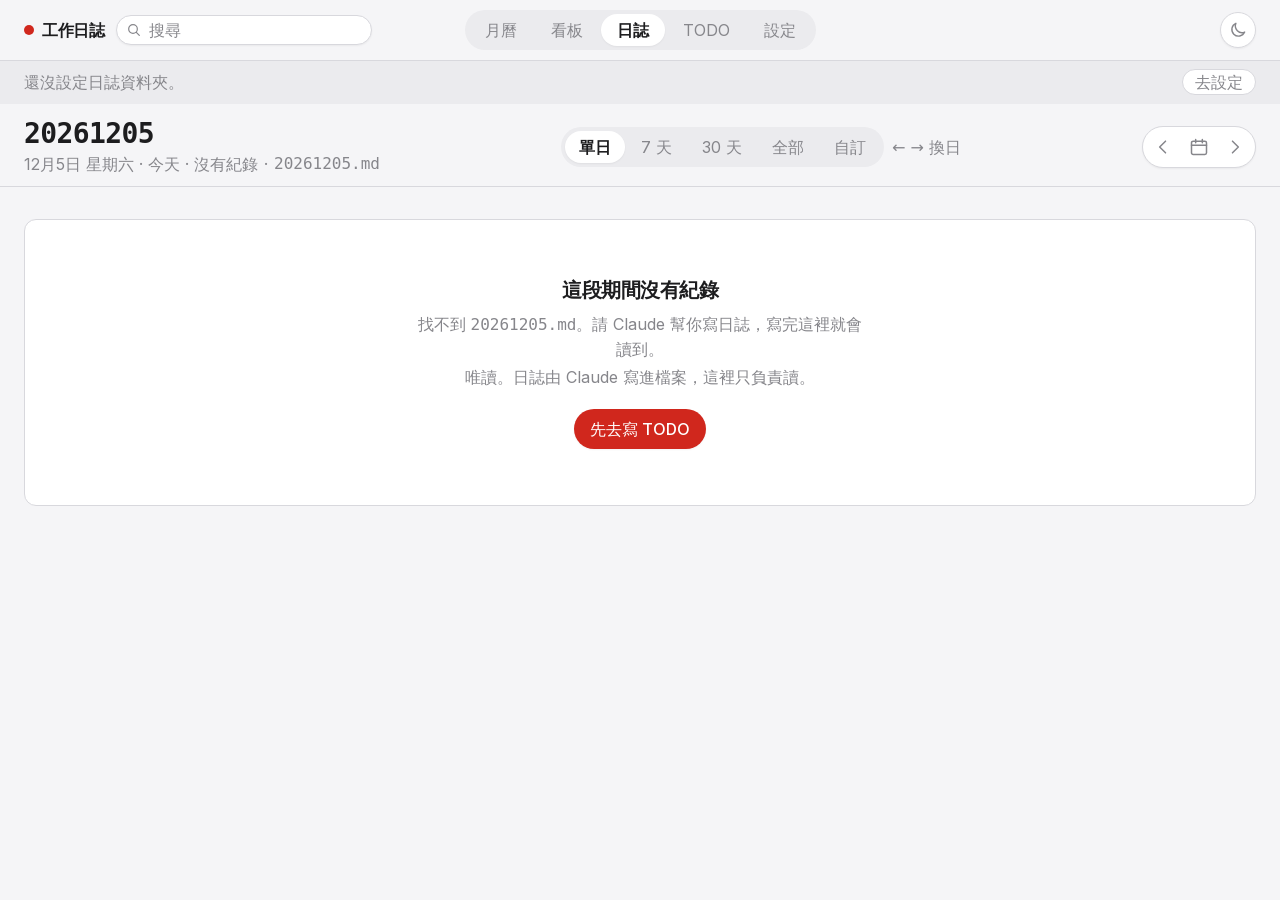
<file: ui/daily-log.html>
<!DOCTYPE html>
<html lang="zh-Hant">
<head>
<meta charset="utf-8">
<meta name="viewport" content="width=device-width, initial-scale=1">
<title>日誌 — 每日工作日誌</title>
<link href="css/fonts.css" rel="stylesheet">
<link href="css/app.css" rel="stylesheet">
<script src="vendor/tailwind.js"></script>
<script src="js/tailwind-config.js"></script>
<script src="js/theme.js"></script>
<script src="js/store.js"></script>
<script src="js/shell.js"></script>
</head>
<body class="flex h-screen flex-col overflow-hidden bg-paper text-ink antialiased dark:bg-dpaper dark:text-dink font-sans text-base" data-od-id="daily-log-page">

<div data-shell="topbar" data-tab="daily-log.html" data-crumb=""></div>

<div class="flex min-h-0 flex-1 flex-col">

  <!-- 頁首：日期、範圍、換日全部併成一排，底下只留一條髮絲線 -->
  <div class="flex shrink-0 flex-wrap items-center gap-x-4 gap-y-3 border-b border-line px-4 pb-3 pt-4 dark:border-dline md:px-6" data-od-id="date-headline">

    <!-- 左：日期大字，底下一行小字把長日期、今天、筆數、檔名收在一起 -->
    <div class="min-w-0 shrink-0">
      <h1 id="date-code" class="font-display font-mono text-[28px] font-bold leading-none tabular-nums tracking-tightest" data-od-id="date-code"></h1>
      <p class="mt-1.5 flex flex-wrap items-center gap-x-1.5 leading-tight text-muted dark:text-dmuted" data-od-id="date-sub">
        <span id="date-meta"></span>
        <span id="file-sep" class="hidden" aria-hidden="true">·</span>
        <button id="file-name" title="用系統預設程式開這個檔" class="hidden font-mono underline-offset-4 hover:text-ink hover:underline dark:hover:text-dink"></button>
      </p>
    </div>

    <!-- 中：範圍（單日或一段期間） -->
    <div class="flex min-w-0 flex-1 flex-wrap items-center justify-center gap-2" data-od-id="range-toolbar">
      <div id="range-tabs" class="flex shrink-0 items-center gap-0.5 rounded-full bg-accentsoft p-1 dark:bg-daccentsoft"></div>
      <div id="custom-range" class="hidden flex-wrap items-center gap-2">
        <input id="from-date" type="date" class="shrink-0 rounded-lg border border-line bg-surface px-2 py-1.5 shadow-sm dark:border-dline dark:bg-dsurface" aria-label="起始日">
        <span class="shrink-0 text-muted dark:text-dmuted">到</span>
        <input id="to-date" type="date" class="shrink-0 rounded-lg border border-line bg-surface px-2 py-1.5 shadow-sm dark:border-dline dark:bg-dsurface" aria-label="結束日">
      </div>
      <span id="range-note" class="min-w-0 truncate text-muted dark:text-dmuted"></span>
    </div>

    <!-- 右：往前、日曆、往後（「今天」收進日曆彈出層） -->
    <div class="relative ml-auto shrink-0" data-od-id="date-nav">
      <div class="flex items-center gap-1 rounded-full border border-line bg-surface p-1 shadow-sm dark:border-dline dark:bg-dsurface">
        <button id="btn-prev" class="grid h-8 w-8 place-items-center rounded-full text-muted hover:bg-accentsoft hover:text-ink dark:text-dmuted dark:hover:bg-daccentsoft dark:hover:text-dink" aria-label="往前"><svg class="h-5 w-5" viewBox="0 0 24 24" fill="none" stroke="currentColor" stroke-width="1.8" stroke-linecap="round" stroke-linejoin="round"><path d="M15 5l-7 7 7 7"/></svg></button>
        <button id="btn-cal" class="grid h-8 w-8 place-items-center rounded-full text-muted hover:bg-accentsoft hover:text-ink dark:text-dmuted dark:hover:bg-daccentsoft dark:hover:text-dink" aria-haspopup="dialog" aria-expanded="false" aria-label="日曆" title="日曆" data-od-id="btn-calendar"><svg class="h-5 w-5" viewBox="0 0 24 24" fill="none" stroke="currentColor" stroke-width="1.8" stroke-linecap="round" stroke-linejoin="round"><rect x="3" y="5" width="18" height="16" rx="2"/><path d="M8 3v4M16 3v4M3 10h18"/></svg></button>
        <button id="btn-next" class="grid h-8 w-8 place-items-center rounded-full text-muted hover:bg-accentsoft hover:text-ink dark:text-dmuted dark:hover:bg-daccentsoft dark:hover:text-dink" aria-label="往後"><svg class="h-5 w-5" viewBox="0 0 24 24" fill="none" stroke="currentColor" stroke-width="1.8" stroke-linecap="round" stroke-linejoin="round"><path d="M9 5l7 7-7 7"/></svg></button>
      </div>
      <div id="cal-pop" class="absolute right-0 top-full z-20 mt-2 hidden w-[20rem] rounded-xl border border-line bg-surface p-3 shadow-pop dark:border-dline dark:bg-dsurface" role="dialog" aria-label="選擇日期" data-od-id="calendar-popover"></div>
    </div>
  </div>

  <!-- 開著過濾的時候要看得出來 -->
  <div id="filter-bar" class="hidden shrink-0 px-4 pt-3 md:px-6" data-od-id="filter-bar"></div>

  <div id="scroll" class="min-h-0 flex-1 overflow-y-auto px-4 pb-10 pt-4 md:px-6">
    <div id="list" class="w-full" data-od-id="log-sections"></div>
  </div>
</div>

<script>
window.Log.ready(function () {
  var L = window.Log;

  /* 範圍：單日是預設，其餘都是「到 anchor 為止的一段」。
     不管哪一種，畫面都由 from / to 兩個日期驅動。 */
  var MODES = [
    { id: 'day', label: '單日' },
    { id: 'week', label: '7 天', span: 7 },
    { id: 'month', label: '30 天', span: 30 },
    { id: 'all', label: '全部' },
    { id: 'custom', label: '自訂' },
  ];

  var params = new URLSearchParams(location.search);
  var mode = MODES.some(function (m) { return m.id === params.get('range'); })
    ? params.get('range') : 'day';
  /* 沒指定日期就開最靠近今天、而且真的有檔案的那一天 */
  var anchor = params.get('d') || L.latestCode();
  if (!/^\d{8}$/.test(anchor)) anchor = L.latestCode();
  var custom = { from: L.shift(anchor, -6), to: anchor };

  var calMonth = null;

  /* 搜尋：關鍵字由工具列的搜尋框管，這裡只負責過濾與重畫 */
  var query = (window.Shell && window.Shell.searchQuery) ? window.Shell.searchQuery() : '';

  var el = {
    list: document.getElementById('list'),
    code: document.getElementById('date-code'),
    meta: document.getElementById('date-meta'),
    file: document.getElementById('file-name'),
    fileSep: document.getElementById('file-sep'),
    cal: document.getElementById('cal-pop'),
    scroll: document.getElementById('scroll'),
    tabs: document.getElementById('range-tabs'),
    note: document.getElementById('range-note'),
    customBox: document.getElementById('custom-range'),
    fromInput: document.getElementById('from-date'),
    toInput: document.getElementById('to-date'),
    filter: document.getElementById('filter-bar'),
  };

  /* 群組內嵌清單：白面板 + 髮絲線分隔，最後一列不畫線 */
  var ROW = 'border-b border-line px-3 py-2.5 last:border-b-0 dark:border-dline';
  var PANEL = 'overflow-hidden rounded-xl border border-line bg-surface dark:border-dline dark:bg-dsurface';

  function esc(s) {
    return String(s).replace(/[&<>"']/g, function (c) {
      return { '&': '&amp;', '<': '&lt;', '>': '&gt;', '"': '&quot;', "'": '&#39;' }[c];
    });
  }

  /* 這一天過濾後剩下的條目。序號保留原本在檔案裡的位置，
     data-od-id 才不會因為關鍵字而整個跳掉。 */
  function keptEntries(code) {
    return L.entriesOf(code).map(function (e, i) {
      return { item: e, index: i };
    }).filter(function (g) {
      return L.matchesSearch(L.entrySearchFields(g.item), query);
    });
  }

  /* 單日的專案分區，整區都被濾掉就不要留空殼 */
  function keptGroups(code) {
    return L.grouped(code).map(function (g) {
      return {
        project: g.project,
        items: g.items.filter(function (x) { return L.matchesSearch(L.entrySearchFields(x.item), query); }),
      };
    }).filter(function (g) { return g.items.length; });
  }

  function filtering() {
    return L.searchTerms(query).length > 0;
  }

  function modeById(id) {
    for (var i = 0; i < MODES.length; i++) if (MODES[i].id === id) return MODES[i];
    return MODES[0];
  }

  /* 目前的起訖日 */
  function range() {
    var codes = L.allCodes();
    if (mode === 'all') {
      if (!codes.length) return { from: anchor, to: anchor };
      return { from: codes[0], to: codes[codes.length - 1] };
    }
    if (mode === 'custom') {
      var a = custom.from, b = custom.to;
      return a <= b ? { from: a, to: b } : { from: b, to: a };
    }
    var span = modeById(mode).span || 1;
    return { from: L.shift(anchor, -(span - 1)), to: anchor };
  }

  function isSingleDay() {
    var r = range();
    return r.from === r.to;
  }

  /* 這段期間內有紀錄的日子，新的在前 */
  function codesInRange() {
    var r = range();
    return L.allCodes().filter(function (c) { return c >= r.from && c <= r.to; }).reverse();
  }

  /* 西元 8 碼 ↔ input[type=date] 的字串 */
  function codeToInput(code) {
    var p = L.parts(code);
    return p.year + '-' + L.pad(p.month, 2) + '-' + L.pad(p.day, 2);
  }
  function inputToCode(value) {
    var m = /^(\d{4})-(\d{2})-(\d{2})$/.exec(value || '');
    if (!m) return null;
    return m[1] + m[2] + m[3];
  }

  /* 頁首小字用的日期：8月18日 星期二 */
  function dayLabel(code) {
    var p = L.parts(code);
    var w = L.WEEKDAYS[new Date(p.year, p.month - 1, p.day).getDay()];
    return p.month + '月' + p.day + '日 星期' + w;
  }

  function syncUrl() {
    var url = 'daily-log.html?d=' + anchor + '&range=' + mode;
    if (window.Shell && window.Shell.withSearch) url = window.Shell.withSearch(url);
    try { history.replaceState(null, '', url); } catch (e) {}
  }

  /* ---------- 條目 ---------- */
  function statusChip(id) {
    var text = L.statusText(id);
    if (!text) return '';
    return '<span class="shrink-0 rounded px-2 py-0.5 leading-tight ' + L.statusClass(id) + '">' + text + '</span>';
  }

  /* 條目的詳情（底下縮排的子 bullet）。摘要那一行永遠看得到，詳情預設收起來。 */
  function detailToggle(idx, n) {
    return '' +
      '<button data-detail="' + idx + '" aria-expanded="false" ' +
      'title="展開詳情" aria-label="展開詳情（' + n + ' 項）" ' +
      'class="ml-1 flex shrink-0 items-center gap-1 rounded px-1.5 py-0.5 text-muted ' +
      'hover:bg-accentsoft hover:text-ink dark:text-dmuted dark:hover:bg-daccentsoft dark:hover:text-dink">' +
        '<svg data-detail-arrow class="h-3.5 w-3.5 transition-transform" viewBox="0 0 24 24" fill="none" ' +
        'stroke="currentColor" stroke-width="2.2" stroke-linecap="round" stroke-linejoin="round">' +
        '<path d="m9 6 6 6-6 6"/></svg>' +
        '<span class="tabular-nums">' + n + '</span>' +
      '</button>';
  }

  function detailHTML(e, idx, indent) {
    var md = (window.Shell && window.Shell.inlineMarkdown) || esc;
    return '' +
      '<ul data-detail-body="' + idx + '" class="hidden list-disc space-y-1 border-t border-dashed border-line ' +
      'py-2 pr-3 text-muted dark:border-dline dark:text-dmuted" style="padding-left:' + indent + '">' +
        e.detail.map(function (d) {
          return '<li class="ml-4">' + md(d) + '</li>';
        }).join('') +
      '</ul>';
  }

  /* showProject：跨日期看的時候，條目自己要標是哪個專案 */
  function rowHTML(e, idx, showProject) {
    var kind = L.detectKind(e.url);
    var id = 'log-entry-' + idx;
    var head = showProject
      ? '<span class="w-24 shrink-0 truncate font-mono text-muted dark:text-dmuted" title="' + esc(e.project) + '">' + esc(e.project) + '</span>'
      : '<span class="h-2 w-2 shrink-0 rounded-full ' + (kind ? 'bg-accent dark:bg-daccent' : 'bg-muted dark:bg-dmuted') + '"></span>';
    var tail = statusChip(e.status);
    var detail = e.detail || [];

    // 有詳情就把整條包起來：摘要一行、詳情收在底下，展開鈕放在摘要外面
    // （摘要本身是 <a>，互動元素不能塞進連結裡）
    var open = detail.length ? '<div class="' + ROW + '">' : '';
    var rowCls = detail.length ? 'flex items-center gap-3' : 'flex items-center gap-3 ' + ROW;
    var toggle = detail.length ? detailToggle(idx, detail.length) : '';
    // 詳情往內縮到跟摘要文字對齊：專案名欄 6rem、圓點 0.5rem，都再加上間距
    var pad = detail.length ? (showProject ? '7.75rem' : '1.25rem') : '0';
    var body = detail.length ? detailHTML(e, idx, pad) : '';
    var close = detail.length ? '</div>' : '';

    var summary = kind
      ? '<a href="' + esc(e.url) + '" target="_blank" rel="noopener" data-od-id="' + id + '" title="' + esc(e.title) + '" ' +
        'class="group min-w-0 flex-1 ' + rowCls + ' hover:bg-accentsoft/60 dark:hover:bg-daccentsoft/60">' +
          head +
          '<span class="min-w-0 flex-1 truncate underline-offset-4 group-hover:underline">' + esc(e.title) + '</span>' +
          tail +
          L.linkBadge(e.url) +
        '</a>'
      : '<div data-od-id="' + id + '" title="' + esc(e.title) + '" class="min-w-0 flex-1 ' + rowCls + '">' +
          head +
          '<span class="min-w-0 flex-1 truncate">' + esc(e.title) + '</span>' +
          tail +
        '</div>';

    if (!detail.length) return summary;
    return open + '<div class="flex items-center pr-1">' + summary + toggle + '</div>' + body + close;
  }

  /* 單日：依專案分區 */
  function projectSection(group) {
    return '' +
      '<section data-od-id="section-' + esc(group.project) + '" class="mb-6">' +
        '<div class="flex items-baseline gap-2.5 px-3 pb-1.5">' +
          '<h2 class="font-mono font-semibold tracking-tight">' + esc(group.project) + '</h2>' +
          '<span class="tabular-nums text-muted dark:text-dmuted">' + group.items.length + '</span>' +
        '</div>' +
        '<div class="' + PANEL + '">' +
          group.items.map(function (g) { return rowHTML(g.item, g.index, false); }).join('') +
        '</div>' +
      '</section>';
  }

  /* 跨日：一天一段，新的在上面 */
  function daySection(code) {
    var entries = keptEntries(code);
    return '' +
      '<section data-od-id="day-section-' + code + '" class="mb-6">' +
        '<div class="flex flex-wrap items-baseline gap-x-2.5 gap-y-1 px-3 pb-1.5">' +
          '<button data-open-day="' + code + '" class="font-mono font-semibold tracking-tight underline-offset-4 hover:underline">' + L.fileName(code) + '</button>' +
          '<span class="text-muted dark:text-dmuted">' + L.shortLabel(code) + '</span>' +
          '<span class="tabular-nums text-muted dark:text-dmuted">' + entries.length + ' 項</span>' +
          '<button data-goto="' + code + '" class="ml-auto shrink-0 text-muted underline-offset-4 hover:text-ink hover:underline dark:text-dmuted dark:hover:text-dink">只看這天</button>' +
        '</div>' +
        '<div class="' + PANEL + '">' +
          entries.map(function (g) { return rowHTML(g.item, g.index, true); }).join('') +
        '</div>' +
      '</section>';
  }

  function emptyHTML() {
    var r = range();
    if (filtering()) {
      return '' +
        '<div class="mt-4 rounded-xl border border-line bg-surface px-6 py-14 text-center dark:border-dline dark:bg-dsurface" data-od-id="empty-state">' +
          '<p class="font-display text-xl font-semibold tracking-tight">沒有符合的條目</p>' +
          '<p class="mx-auto mt-2 max-w-md text-muted dark:text-dmuted">這段期間裡沒有同時包含「' + esc(query) + '」每個詞的條目。</p>' +
          '<button data-clear-filter class="mt-5 inline-block rounded-full bg-accent px-4 py-2 font-medium text-white shadow-sm hover:opacity-90 dark:bg-daccent">清除關鍵字</button>' +
        '</div>';
    }
    var what = isSingleDay()
      ? '找不到 <span class="font-mono">' + L.fileName(r.from) + '</span>。'
      : '<span class="font-mono">' + r.from + '</span> 到 <span class="font-mono">' + r.to + '</span> 之間沒有任何日誌檔。';
    return '' +
      '<div class="mt-4 rounded-xl border border-line bg-surface px-6 py-14 text-center dark:border-dline dark:bg-dsurface" data-od-id="empty-state">' +
        '<p class="font-display text-xl font-semibold tracking-tight">這段期間沒有紀錄</p>' +
        '<p class="mx-auto mt-2 max-w-md text-muted dark:text-dmuted">' + what + '請 Claude 幫你寫日誌，寫完這裡就會讀到。</p>' +
        '<p class="mx-auto mt-1 max-w-md text-muted dark:text-dmuted">唯讀。日誌由 Claude 寫進檔案，這裡只負責讀。</p>' +
        '<a href="todo-list.html" class="mt-5 inline-block rounded-full bg-accent px-4 py-2 font-medium text-white shadow-sm hover:opacity-90 dark:bg-daccent">先去寫 TODO</a>' +
      '</div>';
  }

  /* 開著過濾很容易忘記，所以直接寫出關鍵字與命中幾筆 */
  function renderFilterBar(total) {
    if (!filtering()) {
      el.filter.classList.add('hidden');
      el.filter.innerHTML = '';
      return;
    }
    el.filter.classList.remove('hidden');
    el.filter.innerHTML = '' +
      '<div class="flex flex-wrap items-center gap-2 rounded-xl border border-line bg-accentsoft px-3 py-2 dark:border-dline dark:bg-daccentsoft">' +
        '<span class="min-w-0 flex-1 truncate">正在用「' + esc(query) + '」過濾，共 ' + total + ' 筆</span>' +
        '<button data-clear-filter class="shrink-0 rounded-full border border-line bg-surface px-3 py-1 leading-tight shadow-sm hover:bg-accentsoft dark:border-dline dark:bg-dsurface dark:hover:bg-dpaper">清除</button>' +
      '</div>';
  }

  /* ---------- 主渲染 ---------- */
  function renderTabs() {
    el.tabs.innerHTML = MODES.map(function (m) {
      var on = m.id === mode;
      return '<button data-mode="' + m.id + '" class="shrink-0 rounded-full px-3.5 py-1.5 leading-tight ' +
        (on ? 'bg-surface font-semibold text-ink shadow-sm dark:bg-dline dark:text-dink'
            : 'text-muted hover:text-ink dark:text-dmuted dark:hover:text-dink') +
        '">' + m.label + '</button>';
    }).join('');
    el.tabs.querySelectorAll('[data-mode]').forEach(function (b) {
      b.addEventListener('click', function () {
        var next = b.getAttribute('data-mode');
        if (next === 'custom') {
          var r = range();
          custom = { from: r.from, to: r.to };
        }
        mode = next;
        el.scroll.scrollTop = 0;
        render();
      });
    });
  }

  function render() {
    var r = range();
    /* 一整天都被濾掉就不要留空的區塊 */
    var codes = codesInRange().filter(function (c) { return keptEntries(c).length; });
    var single = isSingleDay();
    var total = codes.reduce(function (n, c) { return n + keptEntries(c).length; }, 0);

    renderTabs();
    el.customBox.classList.toggle('hidden', mode !== 'custom');
    el.customBox.classList.toggle('flex', mode === 'custom');
    el.fromInput.value = codeToInput(r.from);
    el.toInput.value = codeToInput(r.to);

    el.note.textContent = mode === 'all'
      ? '讀到的每一天'
      : single ? '← → 換日' : '← → 整段前後移動';

    el.code.textContent = single ? r.from : r.from + ' – ' + r.to;

    /* 日期底下那一行：長日期、今天、筆數，單日再把檔名接在尾巴 */
    var bits = [];
    if (single) {
      bits.push(dayLabel(r.from));
      if (r.from === L.today()) bits.push('今天');
    } else {
      bits.push(L.daysBetween(r.from, r.to) + 1 + ' 天');
      bits.push(codes.length + ' 天有紀錄');
    }
    bits.push(total > 0 ? total + ' 項' : '沒有紀錄');
    el.meta.textContent = bits.join(' · ');

    /* 跨日期範圍沒有單一檔案可開，檔名連同分隔點一起收起來 */
    el.file.textContent = single ? L.fileName(r.from) : '';
    el.file.classList.toggle('hidden', !single);
    el.fileSep.classList.toggle('hidden', !single);

    var crumb = document.querySelector('[data-od-id="crumb"]');
    if (crumb) crumb.textContent = single ? L.fileName(r.from) : r.from + ' – ' + r.to;

    if (!codes.length) {
      el.list.innerHTML = emptyHTML();
    } else if (single) {
      el.list.innerHTML = keptGroups(r.from).map(projectSection).join('');
    } else {
      el.list.innerHTML = codes.map(daySection).join('');
    }

    renderFilterBar(total);
    document.querySelectorAll('[data-clear-filter]').forEach(function (b) {
      b.addEventListener('click', function () {
        if (window.Shell && window.Shell.setSearchQuery) window.Shell.setSearchQuery('');
      });
    });

    el.list.querySelectorAll('[data-goto]').forEach(function (b) {
      b.addEventListener('click', function () { mode = 'day'; go(b.getAttribute('data-goto')); });
    });
    el.list.querySelectorAll('[data-open-day]').forEach(function (b) {
      b.addEventListener('click', function () { L.openLogFile(b.getAttribute('data-open-day')); });
    });
    el.list.querySelectorAll('[data-detail]').forEach(function (b) {
      b.addEventListener('click', function () {
        var body = el.list.querySelector('[data-detail-body="' + b.getAttribute('data-detail') + '"]');
        if (!body) return;
        var open = body.classList.toggle('hidden') === false;
        b.setAttribute('aria-expanded', open ? 'true' : 'false');
        b.title = open ? '收起詳情' : '展開詳情';
        var arrow = b.querySelector('[data-detail-arrow]');
        if (arrow) arrow.classList.toggle('rotate-90', open);
      });
    });

    if (!el.cal.classList.contains('hidden')) renderCal();
    syncUrl();
  }

  /* ---------- 日曆彈出 ---------- */
  function renderCal() {
    var r = range();
    var p = L.parts(r.to);
    if (!calMonth) calMonth = { year: p.year, month: p.month };
    var year = calMonth.year;
    var days = new Date(year, calMonth.month, 0).getDate();
    var lead = new Date(year, calMonth.month - 1, 1).getDay();

    var cells = '';
    for (var i = 0; i < lead; i++) cells += '<span></span>';
    for (var d = 1; d <= days; d++) {
      var code = String(calMonth.year) + L.pad(calMonth.month, 2) + L.pad(d, 2);
      var n = L.countOf(code);
      var inRange = code >= r.from && code <= r.to;
      var isEnd = code === r.to;
      var cls = isEnd
        ? 'bg-accent font-semibold text-white dark:bg-daccent'
        : inRange
          ? 'bg-accentsoft font-medium text-ink dark:bg-daccentsoft dark:text-dink'
          : n > 0
            ? 'font-medium text-ink hover:bg-accentsoft dark:text-dink dark:hover:bg-daccentsoft'
            : 'text-muted hover:bg-accentsoft dark:text-dmuted dark:hover:bg-daccentsoft';
      cells += '<button data-goto="' + code + '" class="relative grid h-9 place-items-center rounded-full tabular-nums ' + cls + '">' + d +
        (n > 0 && !isEnd ? '<span class="absolute bottom-1 h-1 w-1 rounded-full bg-accent dark:bg-daccent"></span>' : '') +
        '</button>';
    }

    el.cal.innerHTML = '' +
      '<div class="mb-2 flex items-center gap-2">' +
        '<button data-cal="-1" class="grid h-8 w-8 place-items-center rounded-full text-muted hover:bg-accentsoft hover:text-ink dark:text-dmuted dark:hover:bg-daccentsoft dark:hover:text-dink" aria-label="上個月">‹</button>' +
        '<span class="flex-1 text-center font-semibold tabular-nums">' + calMonth.year + '年 ' + calMonth.month + '月</span>' +
        '<button data-cal="1" class="grid h-8 w-8 place-items-center rounded-full text-muted hover:bg-accentsoft hover:text-ink dark:text-dmuted dark:hover:bg-daccentsoft dark:hover:text-dink" aria-label="下個月">›</button>' +
      '</div>' +
      '<div class="grid grid-cols-7 gap-0.5 text-center text-muted dark:text-dmuted">' +
        L.WEEKDAYS.map(function (w) { return '<span class="py-1">' + w + '</span>'; }).join('') +
      '</div>' +
      '<div class="grid grid-cols-7 gap-0.5">' + cells + '</div>' +
      '<div class="mt-2 flex items-center gap-2">' +
        '<span class="min-w-0 flex-1 truncate text-muted dark:text-dmuted">' + (isSingleDay() ? '選一天' : '選這段的結束日') + '</span>' +
        '<button data-today class="shrink-0 rounded-full border border-line bg-surface px-3 py-1 leading-tight shadow-sm hover:bg-accentsoft dark:border-dline dark:bg-dsurface dark:hover:bg-daccentsoft">回到今天</button>' +
      '</div>';

    var todayBtn = el.cal.querySelector('[data-today]');
    if (todayBtn) todayBtn.addEventListener('click', function () { closeCal(); go(L.today()); });

    el.cal.querySelectorAll('[data-cal]').forEach(function (b) {
      b.addEventListener('click', function () {
        var m = calMonth.month + Number(b.getAttribute('data-cal'));
        var y = calMonth.year;
        if (m < 1) { m = 12; y -= 1; }
        if (m > 12) { m = 1; y += 1; }
        calMonth = { year: y, month: m };
        renderCal();
      });
    });
    el.cal.querySelectorAll('[data-goto]').forEach(function (b) {
      b.addEventListener('click', function () { closeCal(); go(b.getAttribute('data-goto')); });
    });
  }

  function openCal() {
    calMonth = null;
    el.cal.classList.remove('hidden');
    document.getElementById('btn-cal').setAttribute('aria-expanded', 'true');
    renderCal();
  }
  function closeCal() {
    el.cal.classList.add('hidden');
    document.getElementById('btn-cal').setAttribute('aria-expanded', 'false');
  }

  /* 換到某一天：單日就是跳那天，跨日是把整段的結束日挪過去 */
  function go(code) {
    if (mode === 'custom') {
      var len = L.daysBetween(custom.from, custom.to);
      custom = { from: L.shift(code, -len), to: code };
    }
    anchor = code;
    el.scroll.scrollTop = 0;
    render();
  }

  /* 往前／往後：單日一天一天走，跨日整段走 */
  function step(dir) {
    if (mode === 'all') return;
    var r = range();
    var len = L.daysBetween(r.from, r.to) + 1;
    go(L.shift(anchor, dir * len));
  }

  document.getElementById('btn-prev').addEventListener('click', function () { step(-1); });
  document.getElementById('btn-next').addEventListener('click', function () { step(1); });
  el.file.addEventListener('click', function () { L.openLogFile(range().from); });
  document.getElementById('btn-cal').addEventListener('click', function (e) {
    e.stopPropagation();
    if (el.cal.classList.contains('hidden')) openCal(); else closeCal();
  });
  document.addEventListener('click', function (e) {
    if (!el.cal.classList.contains('hidden') && !el.cal.contains(e.target)) closeCal();
  });

  el.fromInput.addEventListener('change', function () {
    var c = inputToCode(this.value);
    if (c) { custom.from = c; render(); }
  });
  el.toInput.addEventListener('change', function () {
    var c = inputToCode(this.value);
    if (c) { custom.to = c; anchor = c; render(); }
  });

  document.addEventListener('keydown', function (e) {
    if (e.key === 'Escape') { closeCal(); return; }
    if (/^(INPUT|SELECT|TEXTAREA)$/.test(document.activeElement.tagName)) return;
    if (e.key === 'ArrowLeft') step(-1);
    if (e.key === 'ArrowRight') step(1);
  });

  /* 工具列的搜尋框改了關鍵字就重畫，資料不用重讀 */
  document.addEventListener('worklog:search', function (e) {
    query = e.detail || '';
    el.scroll.scrollTop = 0;
    render();
  });

  render();
});
</script>
</body>
</html>
</file>
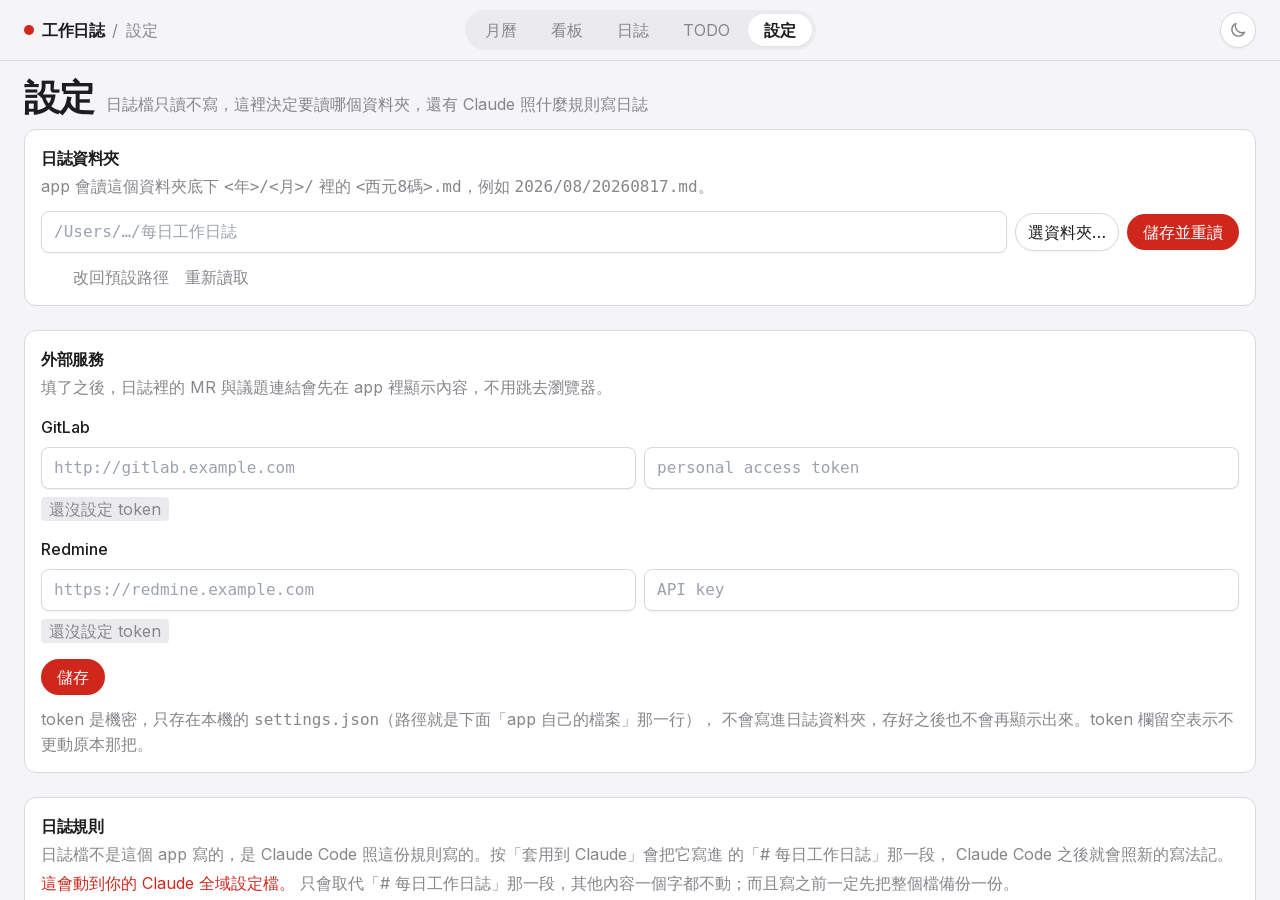
<file: ui/settings.html>
<!DOCTYPE html>
<html lang="zh-Hant">
<head>
<meta charset="utf-8">
<meta name="viewport" content="width=device-width, initial-scale=1">
<title>設定 — 每日工作日誌</title>
<link href="css/fonts.css" rel="stylesheet">
<link href="css/app.css" rel="stylesheet">
<script src="vendor/tailwind.js"></script>
<script src="js/tailwind-config.js"></script>
<script src="js/theme.js"></script>
<script src="js/store.js"></script>
<script src="js/shell.js"></script>
</head>
<body class="flex h-screen flex-col overflow-hidden bg-paper text-ink antialiased dark:bg-dpaper dark:text-dink font-sans text-base" data-od-id="settings-page">

<div data-shell="topbar" data-tab="settings.html" data-crumb="設定"></div>

<div class="flex min-h-0 flex-1 flex-col">

  <div class="flex shrink-0 flex-wrap items-baseline gap-x-3 gap-y-1 px-4 pb-3 pt-4 md:px-6">
    <h1 class="font-display shrink-0 text-3xl font-bold tracking-tightest md:text-4xl">設定</h1>
    <span class="min-w-0 truncate text-muted dark:text-dmuted">日誌檔只讀不寫，這裡決定要讀哪個資料夾，還有 Claude 照什麼規則寫日誌</span>
  </div>

  <div class="min-h-0 flex-1 overflow-y-auto px-4 pb-10 md:px-6">
    <div class="w-full">

      <section class="rounded-xl border border-line bg-surface p-4 dark:border-dline dark:bg-dsurface" data-od-id="folder-card">
        <h2 class="font-semibold tracking-tight">日誌資料夾</h2>
        <p class="mt-1 text-muted dark:text-dmuted">app 會讀這個資料夾底下 <span class="font-mono">&lt;年&gt;/&lt;月&gt;/</span> 裡的 <span class="font-mono">&lt;西元8碼&gt;.md</span>，例如 <span class="font-mono">2026/08/20260817.md</span>。</p>

        <div class="mt-3 flex flex-wrap items-center gap-2">
          <input id="folder-input" type="text" spellcheck="false"
            class="min-w-0 flex-1 rounded-lg border border-line bg-surface px-3 py-2 font-mono text-base shadow-sm focus:border-accent focus:outline-none dark:border-dline dark:bg-dpaper dark:focus:border-daccent"
            placeholder="/Users/…/每日工作日誌">
          <button id="btn-pick" class="shrink-0 rounded-full border border-line bg-surface px-3 py-2 leading-tight shadow-sm hover:bg-accentsoft dark:border-dline dark:bg-dsurface dark:hover:bg-daccentsoft">選資料夾…</button>
          <button id="btn-save" class="shrink-0 rounded-full bg-accent px-4 py-2 font-medium leading-tight text-white shadow-sm hover:opacity-90 dark:bg-daccent">儲存並重讀</button>
        </div>

        <div class="mt-3 flex flex-wrap items-center gap-x-4 gap-y-1">
          <span id="folder-state" class="rounded px-2 py-0.5 leading-tight"></span>
          <button id="btn-default" class="text-muted underline-offset-4 hover:text-ink hover:underline dark:text-dmuted dark:hover:text-dink">改回預設路徑</button>
          <button id="btn-reload" class="text-muted underline-offset-4 hover:text-ink hover:underline dark:text-dmuted dark:hover:text-dink">重新讀取</button>
        </div>
      </section>

      <section class="mt-6 rounded-xl border border-line bg-surface p-4 dark:border-dline dark:bg-dsurface" data-od-id="external-card">
        <h2 class="font-semibold tracking-tight">外部服務</h2>
        <p class="mt-1 text-muted dark:text-dmuted">填了之後，日誌裡的 MR 與議題連結會先在 app 裡顯示內容，不用跳去瀏覽器。</p>

        <div class="mt-4">
          <h3 class="font-medium">GitLab</h3>
          <div class="mt-2 flex flex-col gap-2 md:flex-row md:items-center">
            <input id="gitlab-base" type="text" spellcheck="false" autocomplete="off"
              class="min-w-0 flex-1 rounded-lg border border-line bg-surface px-3 py-2 font-mono text-base shadow-sm focus:border-accent focus:outline-none dark:border-dline dark:bg-dpaper dark:focus:border-daccent"
              placeholder="http://gitlab.example.com">
            <input id="gitlab-token" type="password" spellcheck="false" autocomplete="off"
              class="min-w-0 flex-1 rounded-lg border border-line bg-surface px-3 py-2 font-mono text-base shadow-sm focus:border-accent focus:outline-none dark:border-dline dark:bg-dpaper dark:focus:border-daccent"
              placeholder="personal access token">
          </div>
          <div class="mt-2 flex flex-wrap items-center gap-x-4 gap-y-1">
            <span id="gitlab-state" class="rounded px-2 py-0.5 leading-tight"></span>
            <button id="gitlab-clear" class="text-muted underline-offset-4 hover:text-ink hover:underline dark:text-dmuted dark:hover:text-dink">清除 token</button>
          </div>
        </div>

        <div class="mt-4">
          <h3 class="font-medium">Redmine</h3>
          <div class="mt-2 flex flex-col gap-2 md:flex-row md:items-center">
            <input id="redmine-base" type="text" spellcheck="false" autocomplete="off"
              class="min-w-0 flex-1 rounded-lg border border-line bg-surface px-3 py-2 font-mono text-base shadow-sm focus:border-accent focus:outline-none dark:border-dline dark:bg-dpaper dark:focus:border-daccent"
              placeholder="https://redmine.example.com">
            <input id="redmine-token" type="password" spellcheck="false" autocomplete="off"
              class="min-w-0 flex-1 rounded-lg border border-line bg-surface px-3 py-2 font-mono text-base shadow-sm focus:border-accent focus:outline-none dark:border-dline dark:bg-dpaper dark:focus:border-daccent"
              placeholder="API key">
          </div>
          <div class="mt-2 flex flex-wrap items-center gap-x-4 gap-y-1">
            <span id="redmine-state" class="rounded px-2 py-0.5 leading-tight"></span>
            <button id="redmine-clear" class="text-muted underline-offset-4 hover:text-ink hover:underline dark:text-dmuted dark:hover:text-dink">清除 token</button>
          </div>
        </div>

        <div class="mt-4 flex flex-wrap items-center gap-x-3 gap-y-2">
          <button id="btn-save-external" class="shrink-0 rounded-full bg-accent px-4 py-2 font-medium leading-tight text-white shadow-sm hover:opacity-90 dark:bg-daccent">儲存</button>
          <span id="external-saved" class="rounded px-2 py-0.5 leading-tight"></span>
        </div>

        <p class="mt-3 text-muted dark:text-dmuted">
          token 是機密，只存在本機的
          <span class="font-mono">settings.json</span>（路徑就是下面「app 自己的檔案」那一行），
          不會寫進日誌資料夾，存好之後也不會再顯示出來。token 欄留空表示不更動原本那把。
        </p>
      </section>

      <section class="mt-6 rounded-xl border border-line bg-surface p-4 dark:border-dline dark:bg-dsurface" data-od-id="rules-card">
        <h2 class="font-semibold tracking-tight">日誌規則</h2>
        <p class="mt-1 text-muted dark:text-dmuted">
          日誌檔不是這個 app 寫的，是 Claude Code 照這份規則寫的。按「套用到 Claude」會把它寫進
          <span id="rules-path" class="break-all font-mono"></span> 的「# 每日工作日誌」那一段，
          Claude Code 之後就會照新的寫法記。
        </p>
        <p class="mt-1 text-muted dark:text-dmuted">
          <strong class="font-normal text-accent dark:text-daccent">這會動到你的 Claude 全域設定檔。</strong>
          只會取代「# 每日工作日誌」那一段，其他內容一個字都不動；而且寫之前一定先把整個檔備份一份。
        </p>
        <p class="mt-1 text-muted dark:text-dmuted">
          這份規則是寫給 Claude 看的，<strong class="font-normal text-accent dark:text-daccent">app 不會照它改變解析行為</strong>——
          解析規則寫死在 <span class="font-mono">src-tauri/src/parser.rs</span>，兩邊要人工保持一致。
        </p>

        <textarea id="rules-text" spellcheck="false" rows="16"
          class="mt-3 w-full resize-y rounded-lg border border-line bg-surface px-3 py-2 font-mono text-sm leading-relaxed shadow-sm focus:border-accent focus:outline-none dark:border-dline dark:bg-dpaper dark:focus:border-daccent"></textarea>

        <div class="mt-3 flex flex-wrap items-center gap-x-3 gap-y-2">
          <button id="rules-save" class="shrink-0 rounded-full bg-accent px-4 py-2 font-medium leading-tight text-white shadow-sm hover:opacity-90 dark:bg-daccent">套用到 Claude</button>
          <button id="rules-reset" class="shrink-0 rounded-full border border-line bg-surface px-3 py-2 leading-tight shadow-sm hover:bg-accentsoft dark:border-dline dark:bg-dsurface dark:hover:bg-daccentsoft">還原成預設</button>
          <button id="rules-copy" class="shrink-0 rounded-full border border-line bg-surface px-3 py-2 leading-tight shadow-sm hover:bg-accentsoft dark:border-dline dark:bg-dsurface dark:hover:bg-daccentsoft">複製全部</button>
          <span id="rules-state" class="rounded px-2 py-0.5 leading-tight"></span>
        </div>

        <p id="rules-backup" class="mt-2 break-all text-muted dark:text-dmuted"></p>
      </section>

      <section class="mt-6" data-od-id="read-summary">
        <div class="flex items-baseline gap-2.5 px-3 pb-1.5">
          <h2 class="font-semibold tracking-tight">讀到什麼</h2>
        </div>
        <div id="summary" class="overflow-hidden rounded-xl border border-line bg-surface dark:border-dline dark:bg-dsurface"></div>
      </section>

      <section class="mt-6" data-od-id="skipped-card">
        <div class="flex items-baseline gap-2.5 px-3 pb-1.5">
          <h2 class="font-semibold tracking-tight">沒讀懂的行</h2>
          <span id="skipped-count" class="ml-auto tabular-nums text-muted dark:text-dmuted"></span>
        </div>
        <div id="skipped" class="overflow-hidden rounded-xl border border-line bg-surface dark:border-dline dark:bg-dsurface"></div>
      </section>

      <section id="update" class="mt-6 rounded-xl border border-line bg-surface p-4 dark:border-dline dark:bg-dsurface" data-od-id="update-card">
        <h2 class="font-semibold tracking-tight">版本與更新</h2>
        <div class="mt-3 flex flex-wrap items-center gap-x-3 gap-y-2">
          <span class="text-muted dark:text-dmuted">目前版本</span>
          <span id="update-current" class="rounded bg-accentsoft px-2 py-0.5 font-mono dark:bg-daccentsoft">—</span>
          <span id="update-state" class="text-muted dark:text-dmuted"></span>
        </div>
        <p class="mt-3 text-muted dark:text-dmuted">
          開 app 時會自動查一次，有新版就在右上角出現按鈕，點下去會下載、安裝、重開。
        </p>
        <div class="mt-3 flex flex-wrap items-center gap-2">
          <button id="update-check" class="shrink-0 rounded-lg border border-line bg-surface px-3 py-1.5 font-medium leading-tight shadow-sm hover:bg-accentsoft dark:border-dline dark:bg-dsurface dark:hover:bg-daccentsoft">檢查更新</button>
          <button id="update-page" class="shrink-0 rounded-lg border border-line bg-surface px-3 py-1.5 leading-tight text-muted shadow-sm hover:bg-accentsoft hover:text-ink dark:border-dline dark:bg-dsurface dark:text-dmuted dark:hover:bg-daccentsoft dark:hover:text-dink">開啟下載頁</button>
        </div>
        <p class="mt-3 text-muted dark:text-dmuted">
          這個 app 沒有 Apple 公證，下載回來的更新檔有可能被 macOS 擋下來。裝不起來時右上角會寫原因，也可以按「開啟下載頁」自己抓。
        </p>
      </section>

      <section class="mt-6" data-od-id="storage-card">
        <div class="flex items-baseline gap-2.5 px-3 pb-1.5">
          <h2 class="font-semibold tracking-tight">app 自己的檔案</h2>
        </div>
        <div class="rounded-xl border border-line bg-surface px-3 py-3 dark:border-dline dark:bg-dsurface">
          <p class="text-muted dark:text-dmuted">設定與 TODO 存在這裡，不會寫進日誌資料夾。</p>
          <p id="config-dir" class="mt-2 break-all font-mono"></p>
        </div>
      </section>

    </div>
  </div>
</div>

<script>
window.Log.ready(function () {
  var L = window.Log;

  var input = document.getElementById('folder-input');
  var state = document.getElementById('folder-state');
  var summary = document.getElementById('summary');
  var skipped = document.getElementById('skipped');
  var skippedCount = document.getElementById('skipped-count');

  var ROW = 'flex items-baseline gap-3 border-b border-line px-3 py-2.5 last:border-b-0 dark:border-dline';

  function row(label, value) {
    var d = document.createElement('div');
    d.className = ROW;
    var a = document.createElement('span');
    a.className = 'w-32 shrink-0 text-muted dark:text-dmuted';
    a.textContent = label;
    var b = document.createElement('span');
    b.className = 'min-w-0 flex-1 break-all';
    b.textContent = value;
    d.appendChild(a); d.appendChild(b);
    return d;
  }

  function paint() {
    var ws = L.workspace();
    input.value = ws.folder || '';

    var ok = ws.folder_exists;
    state.textContent = ok ? '資料夾存在' : '找不到這個資料夾';
    state.className = 'rounded px-2 py-0.5 leading-tight ' + L.statusClass(ok ? 'done' : 'parked');

    summary.innerHTML = '';
    summary.appendChild(row('日誌檔', ws.days.length + ' 個'));
    summary.appendChild(row('條目', ws.days.reduce(function (n, d) { return n + d.entries.length; }, 0) + ' 筆'));
    summary.appendChild(row('工作項目', ws.items.length + ' 支'));
    summary.appendChild(row('專案', ws.projects.join('、') || '（沒有）'));
    if (ws.days.length) {
      summary.appendChild(row('最早的一天', L.fileName(ws.days[0].code)));
      summary.appendChild(row('最晚的一天', L.fileName(ws.days[ws.days.length - 1].code)));
    }

    skipped.innerHTML = '';
    skippedCount.textContent = ws.skipped.length ? ws.skipped.length + ' 行' : '';
    if (!ws.skipped.length) {
      var p = document.createElement('p');
      p.className = 'px-3 py-2.5 text-muted dark:text-dmuted';
      p.textContent = '沒有。每一行都讀懂了。';
      skipped.appendChild(p);
    } else {
      ws.skipped.slice(0, 60).forEach(function (s) {
        var d = document.createElement('p');
        d.className = 'break-all border-b border-line px-3 py-2.5 font-mono text-muted last:border-b-0 dark:border-dline dark:text-dmuted';
        d.textContent = s;
        skipped.appendChild(d);
      });
    }
  }

  function refresh() {
    return L.reload().then(paint);
  }

  /* ---------- 外部服務 ----------
     token 不會從後端送過來，畫面只知道「有沒有設好」。 */
  var saved = document.getElementById('external-saved');

  function paintExternal(s) {
    document.getElementById('config-dir').textContent = s.config_dir || '（不明）';
    document.getElementById('gitlab-base').value = s.gitlab_base || '';
    document.getElementById('redmine-base').value = s.redmine_base || '';
    document.getElementById('gitlab-token').value = '';
    document.getElementById('redmine-token').value = '';

    [['gitlab', s.gitlab_token_set], ['redmine', s.redmine_token_set]].forEach(function (p) {
      var el = document.getElementById(p[0] + '-state');
      el.textContent = p[1] ? 'token 已設定' : '還沒設定 token';
      el.className = 'rounded px-2 py-0.5 leading-tight ' + L.statusClass(p[1] ? 'done' : 'parked');
      document.getElementById(p[0] + '-clear').style.display = p[1] ? '' : 'none';
    });
  }

  function note(text) {
    saved.textContent = text;
    saved.className = 'rounded px-2 py-0.5 leading-tight ' + L.statusClass('done');
  }

  L.loadSettings().then(function (s) {
    paintExternal(s);
    document.getElementById('btn-default').addEventListener('click', function () {
      input.value = s.default_folder;
    });
  });

  document.getElementById('btn-save-external').addEventListener('click', function () {
    L.saveExternalSettings({
      gitlab_base: document.getElementById('gitlab-base').value,
      gitlab_token: document.getElementById('gitlab-token').value,
      redmine_base: document.getElementById('redmine-base').value,
      redmine_token: document.getElementById('redmine-token').value,
    }).then(function (s) {
      if (s) paintExternal(s);
      note('已儲存，立刻生效');
    }).catch(function (e) {
      saved.textContent = '存不起來：' + e;
      saved.className = 'rounded px-2 py-0.5 leading-tight ' + L.statusClass('parked');
    });
  });

  ['gitlab', 'redmine'].forEach(function (name) {
    document.getElementById(name + '-clear').addEventListener('click', function () {
      L.clearToken(name).then(function (s) {
        if (s) paintExternal(s);
        note('已清除 token');
      });
    });
  });

  /* ---------- 日誌規則 ----------
     編輯的是 ~/.claude/CLAUDE.md 裡「# 每日工作日誌」那一段，也就是 Claude Code 真正會讀的地方。
     只有按下「套用到 Claude」才會寫檔，後端寫之前會先備份整個檔。
     app 自己的解析規則在 parser.rs，不會因為這裡改了就跟著變。 */
  var rulesText = document.getElementById('rules-text');
  var rulesState = document.getElementById('rules-state');
  var rulesBackup = document.getElementById('rules-backup');
  var rulesDefault = '';

  function rulesNote(text, ok) {
    rulesState.textContent = text;
    rulesState.className = 'rounded px-2 py-0.5 leading-tight ' + L.statusClass(ok ? 'done' : 'parked');
  }

  function paintRules(r) {
    if (!r) return;
    rulesDefault = r.default_text || '';
    rulesText.value = r.text || '';
    document.getElementById('rules-path').textContent = r.path || '（找不到家目錄）';
    rulesNote(r.present ? 'CLAUDE.md 裡已經有這段規則' : 'CLAUDE.md 裡還沒有這段規則（現在顯示的是預設值）', r.present);
    rulesBackup.textContent = r.backup ? '已備份原本的檔案：' + r.backup : '';
  }

  L.loadRules().then(paintRules);

  document.getElementById('rules-save').addEventListener('click', function () {
    L.saveRules(rulesText.value).then(function (r) {
      paintRules(r);
      rulesNote('已寫進 CLAUDE.md，Claude Code 之後就照這份記', true);
    }).catch(function (e) {
      rulesNote('寫不進去：' + e, false);
    });
  });

  document.getElementById('rules-reset').addEventListener('click', function () {
    rulesText.value = rulesDefault;
    rulesNote('已讀回預設規則，按「套用到 Claude」才會寫進 CLAUDE.md', true);
  });

  document.getElementById('rules-copy').addEventListener('click', function () {
    if (navigator.clipboard && navigator.clipboard.writeText) {
      navigator.clipboard.writeText(rulesText.value);
      rulesNote('已複製，可以直接貼給 Claude', true);
    }
  });

  /* ---------- 版本與更新 ----------
     真正的下載安裝在右上角那顆按鈕上一次做完（`Shell.checkUpdateNow`），
     這裡只負責顯示目前版本、手動觸發一次檢查、以及萬一裝不起來時的下載頁。 */
  var upCurrent = document.getElementById('update-current');
  var upState = document.getElementById('update-state');
  var upPageUrl = '';

  L.appVersion().then(function (v) {
    upCurrent.textContent = 'v' + (v && v.version ? v.version : '?');
    upPageUrl = (v && v.page) || '';
  }).catch(function () {
    upCurrent.textContent = '（讀不到）';
  });

  document.getElementById('update-check').addEventListener('click', function () {
    upState.textContent = '檢查中…';
    if (!window.Shell || !window.Shell.checkUpdateNow) { upState.textContent = '不在 app 裡，沒得檢查'; return; }
    window.Shell.checkUpdateNow().then(function (version) {
      upState.textContent = version ? '有新版 v' + version + '，右上角可以更新' : '已經是最新版';
    }).catch(function (e) {
      upState.textContent = '檢查失敗：' + (e && e.message ? e.message : e);
    });
  });

  document.getElementById('update-page').addEventListener('click', function () {
    if (upPageUrl) L.openExternal(upPageUrl);
  });


});
</script>
</body>
</html>
</file>
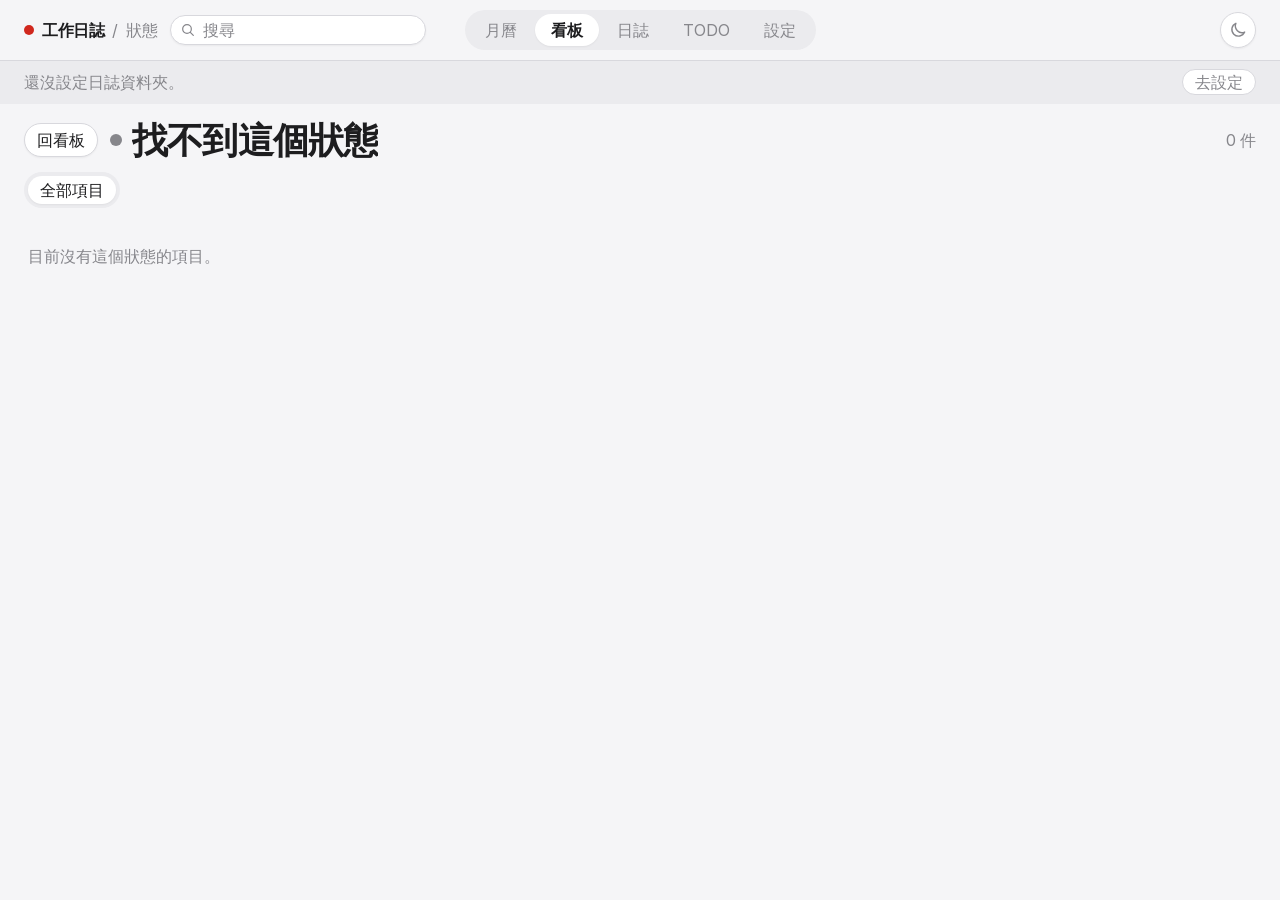
<file: ui/status.html>
<!DOCTYPE html>
<html lang="zh-Hant">
<head>
<meta charset="utf-8">
<meta name="viewport" content="width=device-width, initial-scale=1">
<title>狀態清單 — 每日工作日誌</title>
<link href="css/fonts.css" rel="stylesheet">
<link href="css/app.css" rel="stylesheet">
<script src="vendor/tailwind.js"></script>
<script src="js/tailwind-config.js"></script>
<script src="js/theme.js"></script>
<script src="js/store.js"></script>
<script src="js/shell.js"></script>
</head>
<body class="flex h-screen flex-col overflow-hidden bg-paper text-ink antialiased dark:bg-dpaper dark:text-dink font-sans text-base" data-od-id="status-page">

<div data-shell="topbar" data-tab="board.html" data-crumb="狀態"></div>

<div class="flex min-h-0 flex-1 flex-col">

  <div class="flex flex-wrap items-center gap-x-3 gap-y-2 px-4 pb-3 pt-4 md:px-6" data-od-id="status-toolbar">
    <a id="to-board" href="board.html" class="shrink-0 rounded-full border border-line bg-surface px-3 py-1.5 leading-tight shadow-sm hover:bg-accentsoft dark:border-dline dark:bg-dsurface dark:hover:bg-daccentsoft">回看板</a>
    <h1 class="flex min-w-0 shrink-0 items-center gap-2.5" data-od-id="status-title">
      <span id="dot" class="h-3 w-3 shrink-0 rounded-full"></span>
      <span id="title" class="font-display truncate text-3xl font-bold tracking-tightest md:text-4xl"></span>
    </h1>
    <span id="hint" class="min-w-0 shrink truncate self-end pb-1 text-muted dark:text-dmuted"></span>
    <span id="count" class="ml-auto shrink-0 tabular-nums text-muted dark:text-dmuted"></span>
  </div>

  <!-- 這一頁看的是哪個範圍 -->
  <div class="px-4 pb-3 md:px-6" data-od-id="status-scope">
    <div id="scope" class="inline-flex items-center gap-0.5 rounded-full bg-accentsoft p-1 dark:bg-daccentsoft"></div>
  </div>

  <div class="min-h-0 flex-1 overflow-y-auto px-4 pb-10 md:px-6">
    <div id="list" class="w-full"></div>
  </div>
</div>

<script>
window.Log.ready(function () {
  var L = window.Log;
  var params = new URLSearchParams(location.search);

  var statusId = params.get('s') || '';
  if (!L.statusById(statusId)) {
    var first = L.statuses()[0];
    statusId = first ? first.id : '';
  }

  /* 範圍跟看板對齊：某一天，或一段期間 */
  var day = params.get('d');
  if (day && !/^\d{8}$/.test(day)) day = null;
  var from = params.get('from');
  var to = params.get('to');
  if (!/^\d{8}$/.test(from || '') || !/^\d{8}$/.test(to || '')) { from = null; to = null; }
  if (from && to && from > to) { var sw = from; from = to; to = sw; }
  var scope = from ? 'range' : day ? 'day' : 'all';
  var query = (window.Shell && window.Shell.searchQuery && window.Shell.searchQuery()) || '';

  function esc(s) {
    return String(s == null ? '' : s).replace(/[&<>"]/g, function (c) {
      return { '&': '&amp;', '<': '&lt;', '>': '&gt;', '"': '&quot;' }[c];
    });
  }

  /* 那一天有推進到的工作項目 */
  function touchedOn(code) {
    var ids = {};
    L.entriesOf(code).forEach(function (e) { if (e.item) ids[e.item] = true; });
    return ids;
  }

  function touchedBetween(a, b) {
    var ids = {};
    L.allCodes().forEach(function (code) {
      if (code < a || code > b) return;
      L.entriesOf(code).forEach(function (e) { if (e.item) ids[e.item] = true; });
    });
    return ids;
  }

  function visibleItems() {
    var all = L.allItems().filter(function (it) { return it.status === statusId; });
    if (scope === 'day' && day) {
      var ids = touchedOn(day);
      all = all.filter(function (it) { return ids[it.id]; });
    } else if (scope === 'range' && from && to) {
      var inRange = touchedBetween(from, to);
      all = all.filter(function (it) { return inRange[it.id]; });
    }
    all = all.filter(function (it) { return L.matchesSearch(L.itemSearchFields(it), query); });
    /* 最近進入這個狀態的排前面 */
    return all.sort(function (a, b) { return a.since < b.since ? 1 : a.since > b.since ? -1 : 0; });
  }

  function linkTag(href) {
    return '<a href="' + esc(href) + '" target="_blank" rel="noopener" class="shrink-0 hover:opacity-80">' + L.linkBadge(href) + '</a>';
  }

  function row(it) {
    var links = (it.issue ? linkTag(it.issue) : '') + (it.mr ? linkTag(it.mr) : '');
    return '' +
      '<div class="flex flex-wrap items-baseline gap-x-3 gap-y-1.5 border-b border-line px-1 py-3 last:border-0 dark:border-dline" data-od-id="status-row">' +
        '<a href="' + rowHref(it) + '" class="min-w-0 flex-1 leading-snug underline-offset-4 hover:underline">' +
          L.spectraBadge(it.id, 'mr-1.5') + esc(it.title) + '</a>' +
        '<span class="shrink-0 font-mono text-muted dark:text-dmuted">' + esc(it.project) + '</span>' +
        '<span class="shrink-0 tabular-nums text-muted dark:text-dmuted">' + esc(L.shortLabel(it.since)) + '　' + esc(L.stayLabel(it.since)) + '</span>' +
        (links ? '<span class="flex shrink-0 flex-wrap gap-2">' + links + '</span>' : '') +
      '</div>';
  }

  function rowHref(it) {
    var url = 'work-item.html?id=' + encodeURIComponent(it.id) +
      (scope === 'range' && from && to
        ? '&from=' + from + '&to=' + to
        : day ? '&d=' + day : '');
    return window.Shell && window.Shell.withSearch ? window.Shell.withSearch(url) : url;
  }

  function empty() {
    var st = L.statusById(statusId);
    var what = st ? '「' + esc(st.zh) + '」' : '這個狀態';
    var why = query
      ? '沒有符合關鍵字的項目。'
      : scope === 'day'
        ? esc(L.fileName(day)) + ' 這天沒有推進到' + what + '的項目。'
        : scope === 'range'
          ? '這段期間沒有推進到' + what + '的項目。'
          : '目前沒有' + what + '的項目。';
    return '<p class="px-1 py-6 text-muted dark:text-dmuted">' + why + '</p>';
  }

  /* 全部／某一天，跟看板同一組選項 */
  function renderScope() {
    var box = document.getElementById('scope');
    var opts = [{ id: 'all', label: '全部項目' }];
    if (day) opts.push({ id: 'day', label: L.shortLabel(day) });
    if (from && to) opts.push({ id: 'range', label: L.shortLabel(from) + ' – ' + L.shortLabel(to) });
    box.innerHTML = opts.map(function (o) {
      var on = scope === o.id;
      var cls = on
        ? 'rounded-full bg-surface px-3 py-1 leading-tight shadow-sm dark:bg-dsurface'
        : 'rounded-full px-3 py-1 leading-tight text-muted hover:text-ink dark:text-dmuted dark:hover:text-dink';
      var off = false;
      return '<button data-scope="' + o.id + '" class="' + cls + (off ? ' opacity-40' : '') + '"' +
        (off ? ' disabled' : '') + '>' + esc(o.label) + '</button>';
    }).join('');
    box.querySelectorAll('[data-scope]').forEach(function (b) {
      b.addEventListener('click', function () {
        scope = b.getAttribute('data-scope');
        render();
      });
    });
  }

  function render() {
    var st = L.statusById(statusId);
    var items = visibleItems();

    document.getElementById('dot').className = 'h-3 w-3 shrink-0 rounded-full ' + L.statusDotClass(statusId);
    document.getElementById('title').textContent = st ? st.zh : '找不到這個狀態';
    document.getElementById('hint').textContent = st ? st.hint : '';
    document.getElementById('count').textContent = items.length + ' 件';

    var crumb = document.querySelector('[data-od-id="crumb"]');
    if (crumb) crumb.textContent = '狀態　' + (st ? st.zh : '');

    document.getElementById('list').innerHTML = items.length
      ? items.map(row).join('')
      : empty();

    renderScope();

    var back = scope === 'range' && from && to
      ? 'board.html?from=' + from + '&to=' + to
      : 'board.html' + (day ? '?d=' + day : '');
    document.getElementById('to-board').href =
      window.Shell && window.Shell.withSearch ? window.Shell.withSearch(back) : back;

    var url = 'status.html?s=' + encodeURIComponent(statusId) +
      (day ? '&d=' + day : '') +
      (from && to ? '&from=' + from + '&to=' + to : '');
    if (window.Shell && window.Shell.withSearch) url = window.Shell.withSearch(url);
    try { history.replaceState(null, '', url); } catch (e) {}
  }

  document.addEventListener('worklog:search', function (e) {
    query = e.detail || '';
    render();
  });

  render();
});
</script>
</body>
</html>
</file>
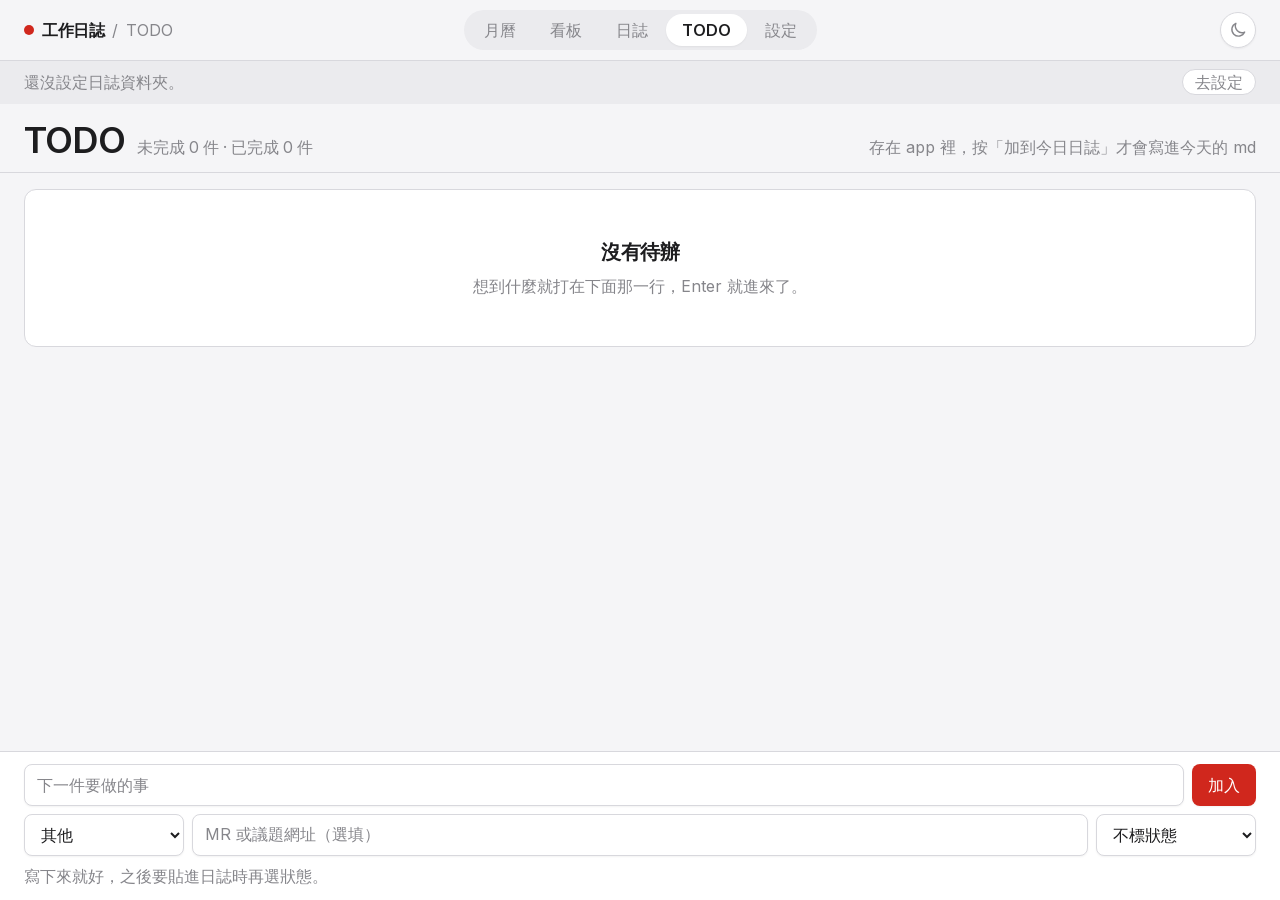
<file: ui/todo-list.html>
<!DOCTYPE html>
<html lang="zh-Hant">
<head>
<meta charset="utf-8">
<meta name="viewport" content="width=device-width, initial-scale=1">
<title>TODO — 每日工作日誌</title>
<link href="css/fonts.css" rel="stylesheet">
<link href="css/app.css" rel="stylesheet">
<script src="vendor/tailwind.js"></script>
<script src="js/tailwind-config.js"></script>
<script src="js/theme.js"></script>
<script src="js/store.js"></script>
<script src="js/shell.js"></script>
</head>
<body class="flex h-screen flex-col overflow-hidden bg-paper text-ink antialiased dark:bg-dpaper dark:text-dink font-sans text-base" data-od-id="todo-page">

<div data-shell="topbar" data-tab="todo-list.html" data-crumb="TODO"></div>

<div class="flex min-h-0 flex-1 flex-col">

  <div class="flex min-h-0 flex-1 flex-col">

    <!-- 頁首只留標題與計數，輸入區在清單下面 -->
    <header class="shrink-0 border-b border-line dark:border-dline" data-od-id="todo-header">
      <div class="flex flex-wrap items-baseline gap-x-3 gap-y-1 px-4 pb-3 pt-4 md:px-6">
        <h1 class="font-display shrink-0 text-3xl font-bold tracking-tightest md:text-4xl">TODO</h1>
        <span id="counts" class="shrink-0 tabular-nums text-muted dark:text-dmuted"></span>
        <span class="ml-auto min-w-0 truncate text-muted dark:text-dmuted">存在 app 裡，按「加到今日日誌」才會寫進今天的 md</span>
      </div>
    </header>

    <div class="min-h-0 flex-1 overflow-y-auto px-4 pb-6 pt-4 md:px-6">
      <div class="w-full">
        <div id="open-list" data-od-id="todo-open"></div>
        <div id="done-list" class="mt-8" data-od-id="todo-done"></div>
      </div>
    </div>

    <!-- 新增：就地打字，不跳頁。放在清單下面，永遠在同一個位置 -->
    <footer class="shrink-0 border-t border-line bg-surface px-4 py-3 md:px-6 dark:border-dline dark:bg-dsurface" data-od-id="todo-composer">
      <div class="flex flex-col gap-2 sm:flex-row">
        <input id="t-text" type="text" placeholder="下一件要做的事" class="min-w-0 flex-1 rounded-lg border border-line bg-surface px-3 py-2 shadow-sm placeholder:text-muted focus:border-accent focus:outline-none dark:border-dline dark:bg-dpaper dark:placeholder:text-dmuted dark:focus:border-daccent">
        <button id="t-add" class="shrink-0 rounded-lg bg-accent px-4 py-2 font-medium text-white shadow-sm hover:opacity-90 dark:bg-daccent">加入</button>
      </div>
      <div class="mt-2 flex flex-col gap-2 sm:flex-row">
        <select id="t-project" class="shrink-0 rounded-lg border border-line bg-surface px-3 py-2 shadow-sm font-mono focus:border-accent focus:outline-none dark:border-dline dark:bg-dpaper dark:focus:border-daccent sm:w-40"></select>
        <input id="t-newproject" type="text" placeholder="新專案名稱" class="hidden shrink-0 rounded-lg border border-line bg-surface px-3 py-2 shadow-sm font-mono placeholder:font-sans placeholder:text-muted focus:border-accent focus:outline-none dark:border-dline dark:bg-dpaper dark:placeholder:text-dmuted sm:w-40">
        <input id="t-url" type="text" placeholder="MR 或議題網址（選填）" class="min-w-0 flex-1 rounded-lg border border-line bg-surface px-3 py-2 shadow-sm font-mono placeholder:font-sans placeholder:text-muted focus:border-accent focus:outline-none dark:border-dline dark:bg-dpaper dark:placeholder:text-dmuted dark:focus:border-daccent">
        <select id="t-status" class="shrink-0 rounded-lg border border-line bg-surface px-3 py-2 shadow-sm focus:border-accent focus:outline-none dark:border-dline dark:bg-dpaper dark:focus:border-daccent sm:w-40"></select>
      </div>
      <p id="flash" class="mt-2 text-muted dark:text-dmuted">寫下來就好，之後要貼進日誌時再選狀態。</p>
    </footer>
  </div>
</div>

<script>
window.Log.ready(function () {
  var L = window.Log;

  var elText = document.getElementById('t-text');
  var elProject = document.getElementById('t-project');
  var elNewProject = document.getElementById('t-newproject');
  var elUrl = document.getElementById('t-url');
  var elStatus = document.getElementById('t-status');
  var elFlash = document.getElementById('flash');

  /* 群組內嵌清單：白面板 + 髮絲線分隔 */
  var ROW = 'border-b border-line px-3 py-2 last:border-b-0 dark:border-dline';

  /* 編輯中的那一筆（一次只會有一筆），null 代表沒有人在編輯 */
  var editingId = null;

  /* 編輯欄位沿用輸入區的寫法，這樣兩邊看起來是同一組控制項 */
  var FIELD = 'rounded-lg border border-line bg-surface px-3 py-2 shadow-sm focus:border-accent focus:outline-none dark:border-dline dark:bg-dpaper dark:focus:border-daccent';

  /* 注音選字時按的 Enter 是「確認選字」，不是「送出」。三層防護：
       1. e.isComposing —— 標準做法
       2. e.keyCode === 229 —— 舊環境組字中的 keydown 都是這個碼
       3. compositionend 之後極短的時間內 —— WKWebView（app 用的就是這個）
          會先送 compositionend 再送 keydown，那時 isComposing 已經變 false，
          只剩時間差擋得掉；真的要送出時手指離開再按，一定超過這個門檻
     每個輸入框各自記自己的狀態，回傳的函式在 keydown 開頭先問一次。 */
  function imeGuard(input) {
    var composing = false;
    var endedAt = 0;
    input.addEventListener('compositionstart', function () { composing = true; });
    input.addEventListener('compositionend', function () { composing = false; endedAt = Date.now(); });
    return function (e) {
      return composing || e.isComposing || e.keyCode === 229 || (Date.now() - endedAt) < 120;
    };
  }

  function esc(s) {
    return String(s).replace(/[&<>"']/g, function (c) {
      return { '&': '&amp;', '<': '&lt;', '>': '&gt;', '"': '&quot;', "'": '&#39;' }[c];
    });
  }

  var FLASH_HINT = '寫下來就好，之後要貼進日誌時再選狀態。';

  /* 提示一律走右上角的通知，頁尾這行維持說明文字 */
  function flash(msg, kind) {
    if (window.Shell && window.Shell.toast) window.Shell.toast(msg, kind);
    elFlash.textContent = FLASH_HINT;
    elFlash.className = 'mt-2 text-muted dark:text-dmuted';
  }

  function fillSelects() {
    elProject.innerHTML = L.projects().map(function (p) {
      return '<option value="' + esc(p) + '">' + esc(p) + '</option>';
    }).join('') + '<option value="__new__">＋ 新增專案…</option>';

    elStatus.innerHTML = '<option value="">不標狀態</option>' + L.statuses().map(function (s) {
      return '<option value="' + s.id + '">' + s.zh + '</option>';
    }).join('');
  }

  /* 預設選「其他」——多數隨手記都不屬於特定專案 */
  function selectProject(name) {
    for (var i = 0; i < elProject.options.length; i++) {
      if (elProject.options[i].value === name) { elProject.selectedIndex = i; return true; }
    }
    return false;
  }

  function statusChip(id) {
    var st = L.statusById(id);
    if (!st) return '';
    return '<span class="shrink-0 rounded px-2 py-0.5 leading-tight ' + L.statusClass(id) + '">' + st.zh + '</span>';
  }

  function row(t) {
    var kind = L.detectKind(t.url);
    return '' +
      '<div class="flex flex-wrap items-center gap-x-3 gap-y-2 ' + ROW + '" data-od-id="todo-' + t.id + '">' +
        '<label class="flex shrink-0 cursor-pointer items-center py-1.5 pr-1">' +
          '<input type="checkbox" data-toggle="' + t.id + '"' + (t.done ? ' checked' : '') + ' class="h-5 w-5 cursor-pointer accent-accent dark:accent-daccent" aria-label="切換完成">' +
        '</label>' +
        '<span class="min-w-0 flex-1 truncate ' + (t.done ? 'text-muted line-through dark:text-dmuted' : '') + '" title="' + esc(t.text) + '">' + esc(t.text) + '</span>' +
        (t.project ? '<span class="shrink-0 font-mono text-muted dark:text-dmuted">' + esc(t.project) + '</span>' : '') +
        statusChip(t.status) +
        (kind ? '<a href="' + esc(t.url) + '" target="_blank" rel="noopener" class="shrink-0 hover:opacity-80">' + L.linkBadge(t.url) + '</a>' : '') +
        '<span class="flex shrink-0 items-center gap-2">' +
          '<button data-edit="' + t.id + '" class="text-muted hover:text-accent dark:text-dmuted dark:hover:text-daccent" title="改文字、專案、網址、狀態">編輯</button>' +
          '<button data-append="' + t.id + '" class="rounded-full border border-line px-2.5 py-0.5 leading-tight shadow-sm hover:border-accent hover:text-accent disabled:opacity-50 dark:border-dline dark:hover:border-daccent dark:hover:text-daccent" title="把這一行寫進今天的 md">加到今日日誌</button>' +
          '<button data-copy="' + t.id + '" class="text-muted hover:text-accent dark:text-dmuted dark:hover:text-daccent">複製 md</button>' +
          '<button data-del="' + t.id + '" class="text-muted hover:text-ink dark:text-dmuted dark:hover:text-dink">刪除</button>' +
        '</span>' +
      '</div>';
  }

  /* 就地展開成編輯列：整列換成輸入框，位置不動、其他列照舊。
     取消不用另外記舊值——資料還沒改，重畫一次就回到原本的樣子。 */
  function editRow(t) {
    var projectOptions = '<option value=""' + (t.project ? '' : ' selected') + '>不標專案</option>' +
      L.projects().map(function (p) {
        return '<option value="' + esc(p) + '"' + (p === t.project ? ' selected' : '') + '>' + esc(p) + '</option>';
      }).join('') +
      '<option value="__new__">＋ 新增專案…</option>';

    var statusOptions = '<option value=""' + (t.status ? '' : ' selected') + '>不標狀態</option>' +
      L.statuses().map(function (s) {
        return '<option value="' + s.id + '"' + (s.id === t.status ? ' selected' : '') + '>' + s.zh + '</option>';
      }).join('');

    return '' +
      '<div class="flex flex-col gap-2 ' + ROW + '" data-od-id="todo-edit-' + t.id + '">' +
        '<input type="text" data-e-text="' + t.id + '" value="' + esc(t.text) + '" placeholder="要做的事" class="min-w-0 w-full ' + FIELD + ' placeholder:text-muted dark:placeholder:text-dmuted">' +
        '<div class="flex flex-col gap-2 sm:flex-row">' +
          '<select data-e-project="' + t.id + '" class="shrink-0 font-mono ' + FIELD + ' sm:w-40">' + projectOptions + '</select>' +
          '<input type="text" data-e-newproject="' + t.id + '" placeholder="新專案名稱" class="hidden shrink-0 font-mono ' + FIELD + ' placeholder:font-sans placeholder:text-muted dark:placeholder:text-dmuted sm:w-40">' +
          '<input type="text" data-e-url="' + t.id + '" value="' + esc(t.url) + '" placeholder="MR 或議題網址（選填）" class="min-w-0 flex-1 font-mono ' + FIELD + ' placeholder:font-sans placeholder:text-muted dark:placeholder:text-dmuted">' +
          '<select data-e-status="' + t.id + '" class="shrink-0 ' + FIELD + ' sm:w-40">' + statusOptions + '</select>' +
        '</div>' +
        '<div class="flex items-center gap-2">' +
          '<button data-e-save="' + t.id + '" class="rounded-full bg-accent px-3 py-0.5 leading-tight font-medium text-white shadow-sm hover:opacity-90 dark:bg-daccent">儲存</button>' +
          '<button data-e-cancel="' + t.id + '" class="rounded-full border border-line px-3 py-0.5 leading-tight shadow-sm hover:border-accent hover:text-accent dark:border-dline dark:hover:border-daccent dark:hover:text-daccent">取消</button>' +
          '<span class="text-muted dark:text-dmuted">Enter 儲存 · Esc 取消</span>' +
        '</div>' +
      '</div>';
  }

  /* 一列要畫成一般樣子還是編輯樣子 */
  function rowOf(t) {
    return t.id === editingId ? editRow(t) : row(t);
  }

  function startEdit(id) {
    editingId = id;
    render();
    var input = document.querySelector('[data-e-text="' + id + '"]');
    if (input) { input.focus(); input.setSelectionRange(input.value.length, input.value.length); }
  }

  function cancelEdit() {
    editingId = null;
    render();
  }

  function saveEdit(id) {
    var elt = document.querySelector('[data-e-text="' + id + '"]');
    if (!elt) return;
    var text = elt.value.trim();
    if (!text) { elt.focus(); flash('內容不能是空的。', 'error'); return; }

    var sel = document.querySelector('[data-e-project="' + id + '"]');
    var project = sel.value === '__new__'
      ? document.querySelector('[data-e-newproject="' + id + '"]').value.trim()
      : sel.value;

    L.updateTodo(id, {
      text: text,
      project: project,
      url: document.querySelector('[data-e-url="' + id + '"]').value.trim(),
      status: document.querySelector('[data-e-status="' + id + '"]').value,
    });

    editingId = null;
    /* 專案清單是從 TODO 推出來的，改完要重生一次，輸入區才看得到新專案 */
    var keep = elProject.value;
    fillSelects();
    if (!selectProject(keep)) selectProject('其他');
    elNewProject.classList.toggle('hidden', elProject.value !== '__new__');
    render();
    flash('改好了。');
  }

  /* 編輯列的事件：Enter＝儲存、Esc＝取消，一樣要擋組字中的 Enter */
  function bindEditRow() {
    if (!editingId) return;
    var id = editingId;

    document.querySelector('[data-e-save="' + id + '"]').addEventListener('click', function () { saveEdit(id); });
    document.querySelector('[data-e-cancel="' + id + '"]').addEventListener('click', cancelEdit);

    var sel = document.querySelector('[data-e-project="' + id + '"]');
    var newProject = document.querySelector('[data-e-newproject="' + id + '"]');
    sel.addEventListener('change', function () {
      var isNew = sel.value === '__new__';
      newProject.classList.toggle('hidden', !isNew);
      if (isNew) newProject.focus();
    });

    [document.querySelector('[data-e-text="' + id + '"]'), document.querySelector('[data-e-url="' + id + '"]'), newProject].forEach(function (input) {
      var composing = imeGuard(input);
      input.addEventListener('keydown', function (e) {
        if (composing(e)) return;
        if (e.key === 'Enter') { e.preventDefault(); saveEdit(id); }
        else if (e.key === 'Escape') { e.preventDefault(); cancelEdit(); }
      });
    });
  }

  /* 按下「加到今日日誌」：真的寫進今天的 <年>/<月>/<西元8碼>.md，
     寫完重讀資料（日誌頁與月曆立刻看得到），那筆 TODO 標成完成、不刪掉。 */
  function appendToToday(btn) {
    var id = btn.getAttribute('data-append');
    var t = L.todos().filter(function (x) { return x.id === id; })[0];
    if (!t) return;
    var label = btn.textContent;
    btn.disabled = true;
    btn.textContent = '寫入中…';

    L.appendEntry(t).then(function (r) {
      flash(r.duplicate
        ? '今天的 ' + r.file + ' 裡已經有一模一樣的一行，沒有再寫一次：' + r.line
        : '已寫進 ' + r.file + ' 的「' + r.project + '」：' + r.line);
      return L.markTodoDone(id).then(function () { return L.reload(); });
    }).then(function () {
      render();
    }).catch(function (e) {
      btn.disabled = false;
      btn.textContent = label;
      flash('寫不進去：' + (e && e.message ? e.message : e), 'error');
    });
  }

  function render() {
    var all = L.todos();
    var open = all.filter(function (t) { return !t.done; });
    var done = all.filter(function (t) { return t.done; });

    document.getElementById('counts').textContent = '未完成 ' + open.length + ' 件 · 已完成 ' + done.length + ' 件';

    document.getElementById('open-list').innerHTML = open.length
      ? '<section>' +
          '<div class="flex items-baseline gap-2.5 px-3 pb-1.5">' +
            '<h2 class="font-semibold tracking-tight">要做的</h2>' +
            '<span class="tabular-nums text-muted dark:text-dmuted">' + open.length + '</span>' +
          '</div>' +
          '<div class="overflow-hidden rounded-xl border border-line bg-surface dark:border-dline dark:bg-dsurface">' + open.map(rowOf).join('') + '</div>' +
        '</section>'
      : '<div class="rounded-xl border border-line bg-surface px-6 py-12 text-center dark:border-dline dark:bg-dsurface" data-od-id="todo-empty">' +
          '<p class="font-display text-xl font-semibold tracking-tight">沒有待辦</p>' +
          '<p class="mt-2 text-muted dark:text-dmuted">想到什麼就打在下面那一行，Enter 就進來了。</p>' +
        '</div>';

    document.getElementById('done-list').innerHTML = done.length
      ? '<section>' +
          '<div class="flex flex-wrap items-baseline gap-2.5 px-3 pb-1.5">' +
            '<h2 class="font-semibold tracking-tight">做完了</h2>' +
            '<span class="tabular-nums text-muted dark:text-dmuted">' + done.length + '</span>' +
            '<span class="ml-auto text-muted dark:text-dmuted">按「加到今日日誌」寫進今天的 md，或按「複製 md」拿那一行</span>' +
          '</div>' +
          '<div class="overflow-hidden rounded-xl border border-line dark:border-dline ' + L.groupClass('done') + '">' + done.map(rowOf).join('') + '</div>' +
        '</section>'
      : '';

    document.querySelectorAll('[data-toggle]').forEach(function (b) {
      b.addEventListener('change', function () { L.toggleTodo(b.getAttribute('data-toggle')); render(); });
    });
    document.querySelectorAll('[data-del]').forEach(function (b) {
      b.addEventListener('click', function () { L.removeTodo(b.getAttribute('data-del')); render(); });
    });
    document.querySelectorAll('[data-append]').forEach(function (b) {
      b.addEventListener('click', function () { appendToToday(b); });
    });
    document.querySelectorAll('[data-edit]').forEach(function (b) {
      b.addEventListener('click', function () { startEdit(b.getAttribute('data-edit')); });
    });
    document.querySelectorAll('[data-copy]').forEach(function (b) {
      b.addEventListener('click', function () {
        var id = b.getAttribute('data-copy');
        var t = L.todos().filter(function (x) { return x.id === id; })[0];
        if (!t) return;
        var line = L.todoMarkdown(t);
        if (navigator.clipboard && navigator.clipboard.writeText) navigator.clipboard.writeText(line);
        flash('已複製：' + line);
      });
    });

    bindEditRow();
  }

  function add() {
    var text = elText.value.trim();
    if (!text) { elText.focus(); return; }
    var project = elProject.value === '__new__' ? elNewProject.value.trim() : elProject.value;
    L.addTodo({ text: text, project: project, url: elUrl.value.trim(), status: elStatus.value });
    elText.value = '';
    elUrl.value = '';
    elNewProject.value = '';
    fillSelects();
    if (!project || !selectProject(project)) selectProject('其他');
    elNewProject.classList.add('hidden');
    render();
    elText.focus();
    flash('加好了。');
  }

  elProject.addEventListener('change', function () {
    var isNew = elProject.value === '__new__';
    elNewProject.classList.toggle('hidden', !isNew);
    if (isNew) elNewProject.focus();
  });

  document.getElementById('t-add').addEventListener('click', add);
  /* 打完字按 Enter 就新增這個便利留著，只有「組字中的 Enter」要放過去 */
  [elText, elUrl, elNewProject].forEach(function (input) {
    var composing = imeGuard(input);
    input.addEventListener('keydown', function (e) {
      if (composing(e)) return;
      if (e.key === 'Enter') { e.preventDefault(); add(); }
    });
  });

  fillSelects();
  selectProject('其他');
  render();
});
</script>
</body>
</html>
</file>
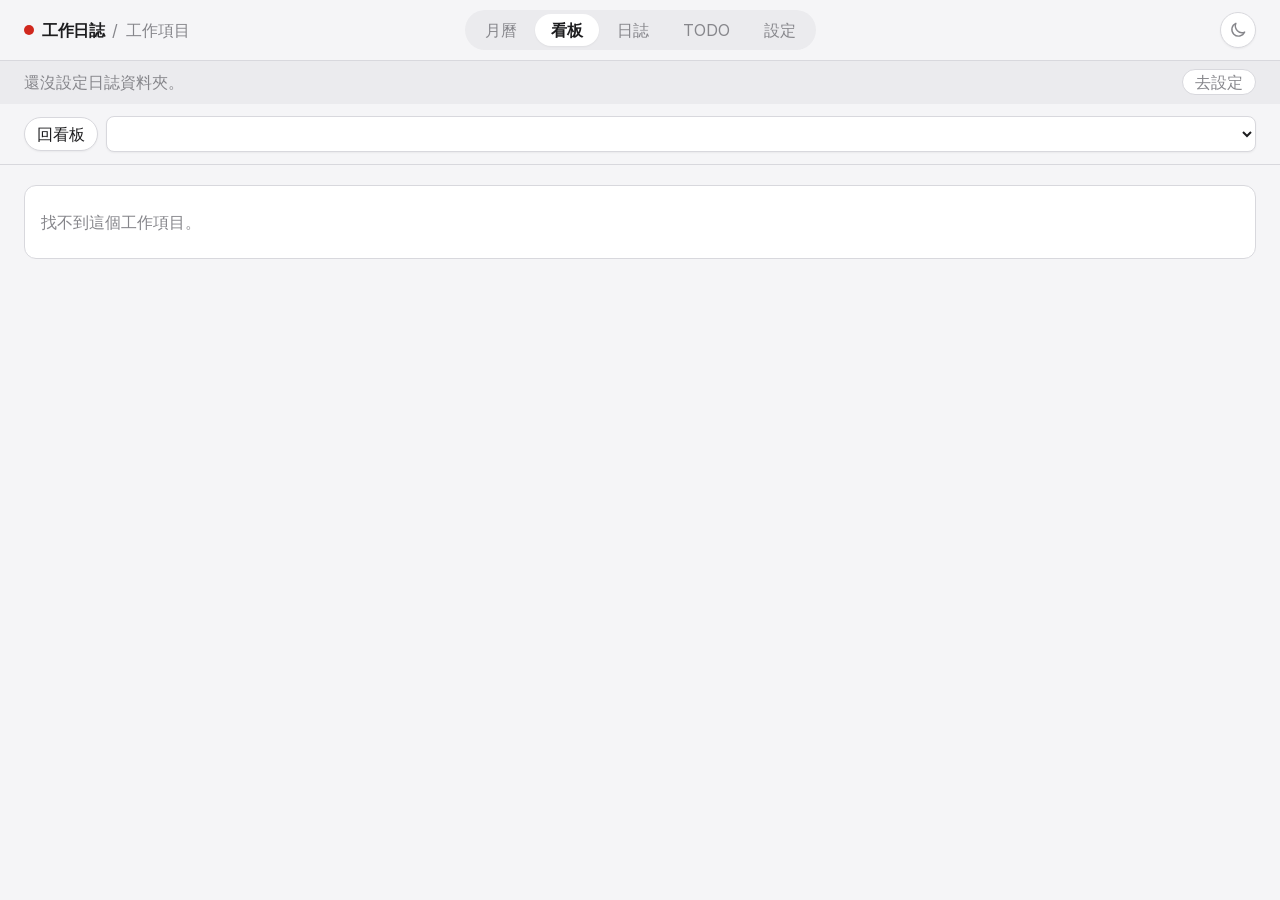
<file: ui/work-item.html>
<!DOCTYPE html>
<html lang="zh-Hant">
<head>
<meta charset="utf-8">
<meta name="viewport" content="width=device-width, initial-scale=1">
<title>工作項目歷程 — 每日工作日誌</title>
<link href="css/fonts.css" rel="stylesheet">
<link href="css/app.css" rel="stylesheet">
<script src="vendor/tailwind.js"></script>
<script src="js/tailwind-config.js"></script>
<script src="js/theme.js"></script>
<script src="js/store.js"></script>
<script src="js/shell.js"></script>
</head>
<body class="flex h-screen flex-col overflow-hidden bg-paper text-ink antialiased dark:bg-dpaper dark:text-dink font-sans text-base" data-od-id="work-item-page">

<div data-shell="topbar" data-tab="board.html" data-crumb="工作項目"></div>

<div class="flex min-h-0 flex-1 flex-col">

    <div class="flex flex-wrap items-center gap-2 border-b border-line px-4 py-3 dark:border-dline md:px-6" data-od-id="item-toolbar">
      <a id="to-board" href="board.html" class="shrink-0 rounded-full border border-line bg-surface px-3 py-1.5 leading-tight shadow-sm hover:bg-accentsoft dark:border-dline dark:bg-dsurface dark:hover:bg-daccentsoft">回看板</a>
      <select id="siblings" class="min-w-0 flex-1 rounded-lg border border-line bg-surface px-3 py-1.5 shadow-sm dark:border-dline dark:bg-dsurface" aria-label="換一個工作項目"></select>
    </div>

    <div class="min-h-0 flex-1 overflow-y-auto px-4 pb-10 pt-5 md:px-6">
      <div id="body" class="w-full"></div>
    </div>
</div>

<script>
window.Log.ready(function () {
  var L = window.Log;
  var params = new URLSearchParams(location.search);
  var first = L.allItems()[0];
  var id = params.get('id') || (first ? first.id : '');

  /* 從有範圍的看板點進來，回去也要回到同一段（某一天或一段期間） */
  var fromDay = params.get('d');
  var rangeFrom = params.get('from');
  var rangeTo = params.get('to');
  var ok8 = function (v) { return /^\d{8}$/.test(v || ''); };
  var back = ok8(rangeFrom) && ok8(rangeTo)
    ? 'board.html?from=' + rangeFrom + '&to=' + rangeTo
    : ok8(fromDay) ? 'board.html?d=' + fromDay : '';
  if (back) document.getElementById('to-board').setAttribute('href', back);

  function esc(s) {
    return String(s).replace(/[&<>"']/g, function (c) {
      return { '&': '&amp;', '<': '&lt;', '>': '&gt;', '"': '&quot;', "'": '&#39;' }[c];
    });
  }

  function chip(st) {
    return '<span class="flex shrink-0 items-center gap-1.5 rounded-full px-2.5 py-0.5 leading-tight ' + L.statusClass(st.id) + '">' +
      '<span class="h-2 w-2 rounded-full ' + L.statusDotClass(st.id) + '"></span>' + L.statusText(st.id) + '</span>';
  }

  function linkTag(href, label) {
    return '<a href="' + esc(href) + '" target="_blank" rel="noopener" class="shrink-0 hover:opacity-80">' + L.linkBadge(href) + '</a>';
  }

  /* 那一天寫的詳情（日誌檔裡縮排的子 bullet）。
     這頁是專門看一支工作項目走過什麼的地方，詳情直接攤開，不收合。 */
  function detailHTML(h) {
    var detail = h.detail || [];
    if (!detail.length) return '';
    var md = (window.Shell && window.Shell.inlineMarkdown) || esc;
    return '' +
      '<ul class="mt-2 list-disc space-y-1 border-t border-dashed border-line pl-5 pt-2 text-muted dark:border-dline dark:text-dmuted">' +
        detail.map(function (d) { return '<li>' + md(d) + '</li>'; }).join('') +
      '</ul>';
  }

  function timeline(item) {
    if (!item.history.length) {
      return '<p class="rounded-xl border border-line bg-surface px-3 py-3 text-muted dark:border-dline dark:bg-dsurface dark:text-dmuted">這個項目還沒有任何日誌條目。</p>';
    }
    return '<ol class="ml-1 border-l border-line pl-6 dark:border-dline">' + item.history.map(function (h, i) {
      var st = h.status ? L.statusById(h.status) : null;
      var last = i === item.history.length - 1;
      var kind = L.detectKind(h.url);
      return '' +
        '<li class="relative ' + (last ? '' : 'pb-6') + '" data-od-id="timeline-' + h.code + '">' +
          '<span class="absolute -left-6 top-2 h-2.5 w-2.5 -translate-x-1/2 rounded-full ring-4 ring-paper dark:ring-dpaper ' +
            (st ? L.statusDotClass(st.id) : 'bg-line dark:bg-dline') + '"></span>' +
          '<div class="flex flex-wrap items-center gap-x-3 gap-y-1">' +
            '<a href="daily-log.html?d=' + h.code + '" class="shrink-0 font-mono tabular-nums underline-offset-4 hover:underline">' + h.code + '</a>' +
            '<span class="shrink-0 text-muted dark:text-dmuted">' + L.shortLabel(h.code) + '</span>' +
            (st ? chip(st) : '') +
          '</div>' +
          '<div class="mt-1.5 rounded-xl border border-line bg-surface px-3 py-2.5 dark:border-dline dark:bg-dsurface">' +
            '<div class="flex items-center gap-3">' +
              '<span class="min-w-0 flex-1 truncate" title="' + esc(h.title) + '">' + esc(h.title) + '</span>' +
              (kind ? linkTag(h.url, L.linkLabel(h.url)) : '') +
            '</div>' +
            detailHTML(h) +
          '</div>' +
        '</li>';
    }).join('') + '</ol>';
  }

  function render() {
    var item = L.itemById(id);
    var box = document.getElementById('body');

    if (!item) {
      box.innerHTML = '<p class="rounded-xl border border-line bg-surface px-4 py-6 text-muted dark:border-dline dark:bg-dsurface dark:text-dmuted">找不到這個工作項目。</p>';
      return;
    }

    var st = L.statusById(item.status);
    var stay = (item.status === 'todo' || item.status === 'parked')
      ? '<span class="rounded-full bg-accentsoft px-2.5 py-0.5 leading-tight text-muted dark:bg-daccentsoft dark:text-dmuted">' + L.stayLabel(item.since) + '</span>'
      : '';

    box.innerHTML = '' +
      '<div class="flex flex-wrap items-center gap-2 pb-2">' +
        chip(st) +
        '<span class="font-mono text-muted dark:text-dmuted">' + esc(item.project) + '</span>' +
        (item.tasks ? '<span class="tabular-nums text-muted dark:text-dmuted">' + item.tasks.done + '/' + item.tasks.total + ' 項任務</span>' : '') +
        stay +
      '</div>' +

      '<h1 class="font-display mt-1 text-3xl font-bold leading-snug tracking-tightest" data-od-id="item-title">' +
        L.spectraBadge(item.id, 'mr-2 h-7 w-7 rounded-[7px] align-[-3px]') + esc(item.title) + '</h1>' +

      '<div class="mt-3 flex flex-wrap items-center gap-2" data-od-id="item-links">' +
        (item.issue ? linkTag(item.issue, L.linkLabel(item.issue)) : '') +
        (item.mr ? linkTag(item.mr, L.linkLabel(item.mr)) : '') +
        (!item.issue && !item.mr ? '<span class="text-muted dark:text-dmuted">還沒有議題或 MR 連結</span>' : '') +
      '</div>' +

      '<div class="mt-5 rounded-xl border border-line p-3 text-muted dark:border-dline dark:text-dmuted ' + L.groupClass('todo') + '" data-od-id="readonly-note">' +
        '<p>目前狀態是從日誌檔算出來的：最後一筆帶狀態的條目寫什麼，這裡就是什麼。</p>' +
        '<p class="mt-1">要推進，去<a href="board.html" class="underline underline-offset-4">看板</a>把卡片拖到別欄；那筆變更會先留在 app 裡，等你複製給 Claude 寫進 <span class="font-mono">' + L.fileName(L.today()) + '</span>。</p>' +
      '</div>' +

      '<h2 class="mb-3 mt-8 border-b border-line pb-2 font-display text-xl font-bold tracking-tight dark:border-dline" data-od-id="timeline-heading">歷程</h2>' +
      timeline(item);

    document.getElementById('siblings').innerHTML = L.allItems().map(function (o) {
      return '<option value="' + o.id + '"' + (o.id === item.id ? ' selected' : '') + '>' +
        L.statusText(o.status) + '　' + esc(o.title) + '</option>';
    }).join('');
  }

  document.getElementById('siblings').addEventListener('change', function () {
    location.href = 'work-item.html?id=' + this.value + (fromDay ? '&d=' + fromDay : '');
  });

  render();
});
</script>
</body>
</html>
</file>
<file: ui/css/fonts.css>
/* 字體：全部放在專案裡，app 離線也能正常顯示，不連外。 */

/* Cal Sans：cal.diy 的標題字 */
@font-face {
  font-family: 'Cal Sans';
  src: url('../fonts/CalSans-SemiBold.woff2') format('woff2');
  font-weight: 600;
  font-style: normal;
  font-display: swap;
}

/* Inter：內文字，latin subset，中文交給系統字型 */
@font-face {
  font-family: 'Inter';
  src: url('../fonts/Inter-400.woff2') format('woff2');
  font-weight: 400;
  font-style: normal;
  font-display: swap;
}
@font-face {
  font-family: 'Inter';
  src: url('../fonts/Inter-500.woff2') format('woff2');
  font-weight: 500;
  font-style: normal;
  font-display: swap;
}
@font-face {
  font-family: 'Inter';
  src: url('../fonts/Inter-600.woff2') format('woff2');
  font-weight: 600;
  font-style: normal;
  font-display: swap;
}
</file>
<file: ui/css/app.css>
/* 捲軸：macOS 的 overlay 捲軸在 app 視窗裡看起來像多出來的一條白線，
   而且每一個可捲動區都會冒一條。藏起來，捲動本身不受影響。 */
* {
  scrollbar-width: none;          /* Firefox / 標準屬性 */
  -ms-overflow-style: none;
}
::-webkit-scrollbar {
  width: 0;
  height: 0;
  background: transparent;
}
</file>
